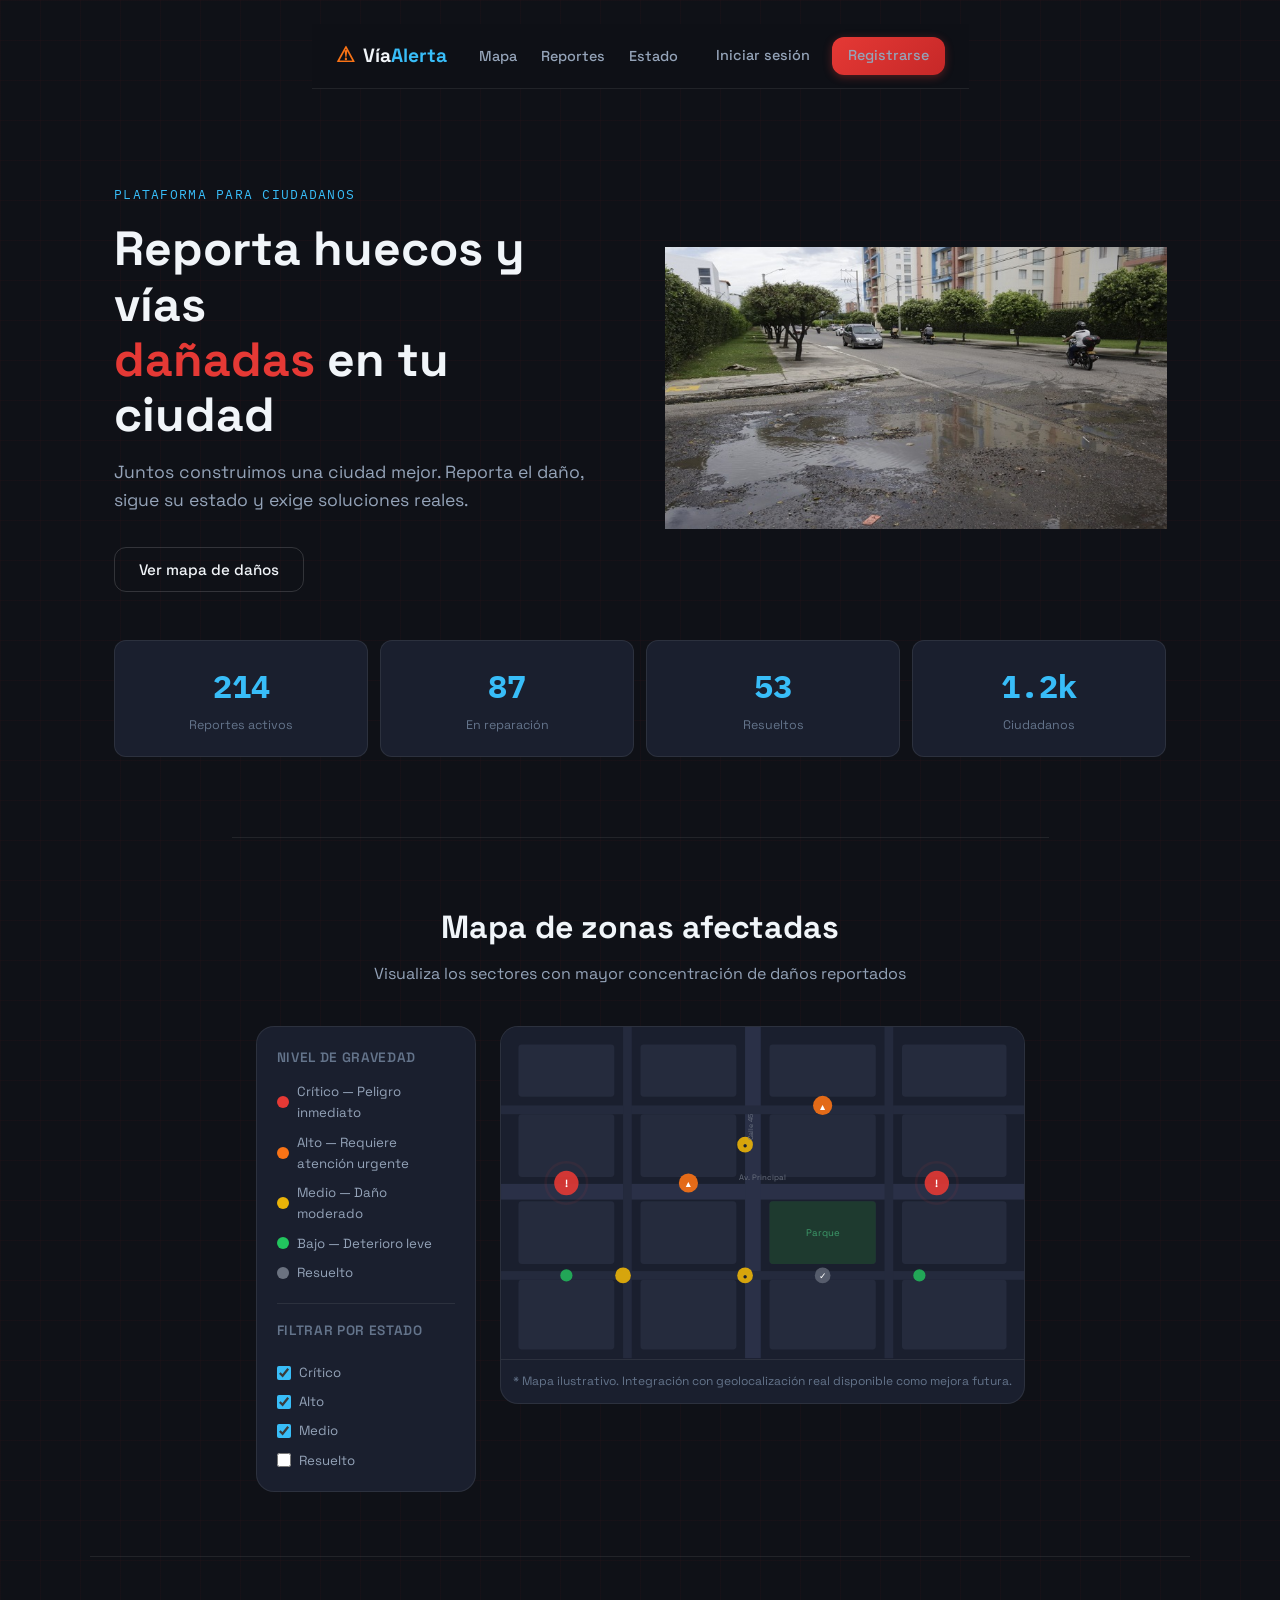
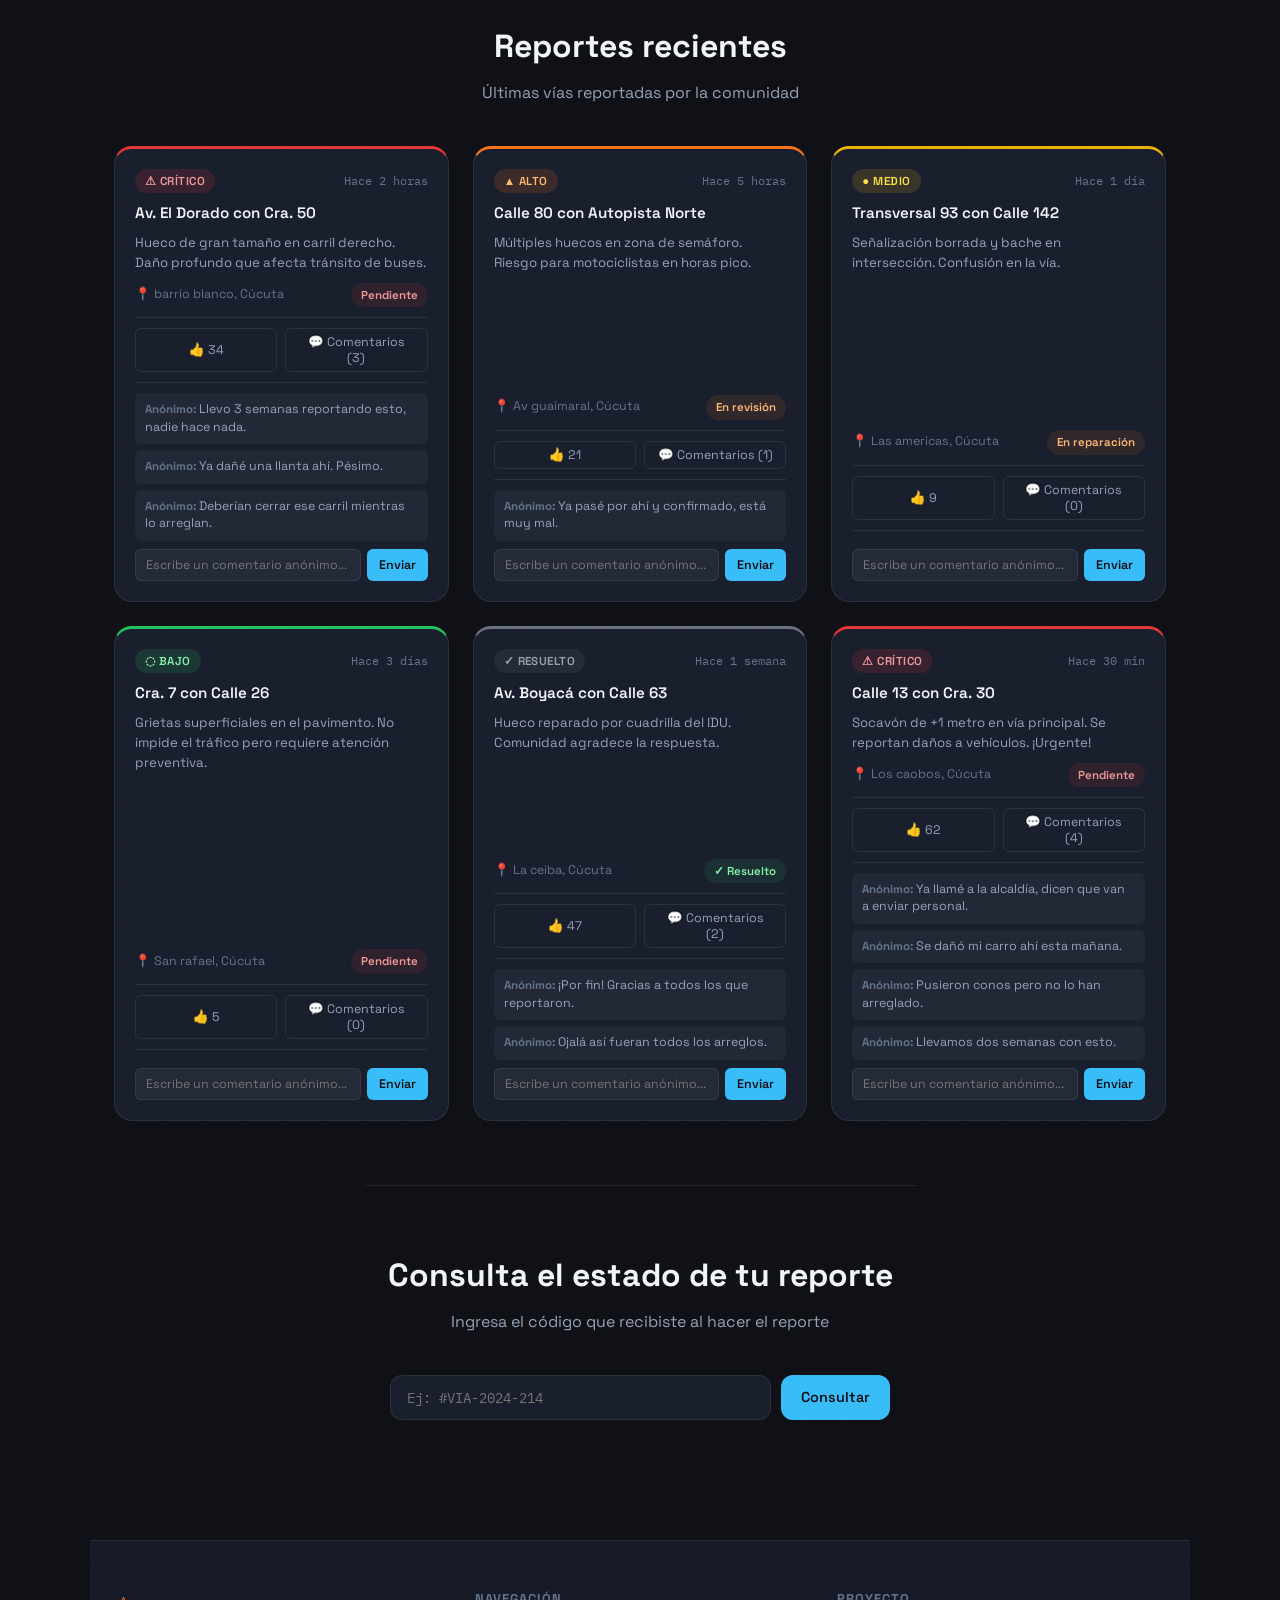
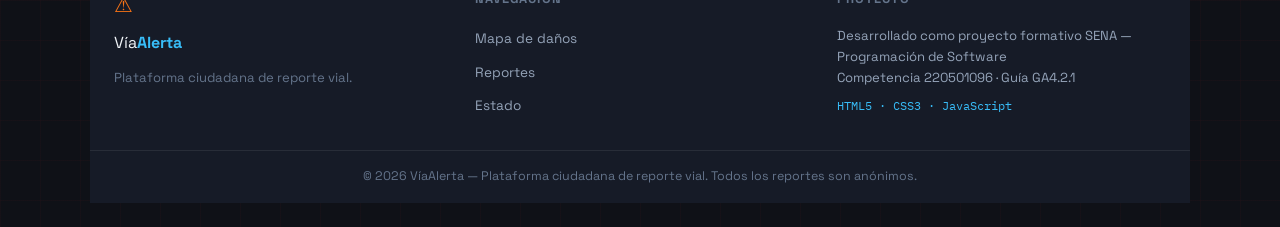
<file: index.html>
<!DOCTYPE html>
<html lang="es">
<head>
  <meta charset="UTF-8" />
  <meta name="viewport" content="width=device-width, initial-scale=1.0" />
  <title>VíaAlerta — Reporte Ciudadano de Vías</title>
  <link rel="stylesheet" href="estilos.css" />
  <link rel="preconnect" href="https://fonts.googleapis.com" />
  <link rel="preconnect" href="https://fonts.gstatic.com" crossorigin />
  <link href="https://fonts.googleapis.com/css2?family=Space+Grotesk:wght@400;500;600;700&family=IBM+Plex+Mono:wght@400;500&display=swap" rel="stylesheet" />
</head>
<body>

  <!-- ENCABEZADO -->
  <header id="site-header">
    <div class="header-inner">
      <div class="logo">
        <span class="logo-icon">⚠</span>
        <span class="logo-text">Vía<strong>Alerta</strong></span>
      </div>
      <nav id="main-nav">
        <ul>
          <li><a href="#mapa">Mapa</a></li>
          <li><a href="#reportes">Reportes</a></li>
          <li><a href="#estado">Estado</a></li>
        </ul>
        <div class="header-auth">
          <a href="inicio_sesion.html" class="btn-login-nav">Iniciar sesión</a>
          <a href="registro_usuario.html" class="btn-register-nav">Registrarse</a>
        </div>
      </nav>
      <button class="menu-toggle" id="menuToggle" aria-label="Abrir menú">&#9776;</button>
    </div>
  </header>

  <!-- HERO -->
  <section id="hero">
    <div class="hero-main">
      <div class="hero-content">
        <p class="hero-label">Plataforma para ciudadanos</p>
        <h1>Reporta huecos y vías<br /><span class="accent">dañadas</span> en tu ciudad</h1>
        <p class="hero-desc">Juntos construimos una ciudad mejor. Reporta el daño, sigue su estado y exige soluciones reales.</p>
        <div class="hero-btns">
          <button class="btn-outline" onclick="document.getElementById('mapa').scrollIntoView({behavior:'smooth'})">Ver mapa de daños</button>
        </div>
      </div>

      <div class="hero-illustration" aria-hidden="true">
        <svg viewBox="0 0 520 420" xmlns="http://www.w3.org/2000/svg">
          <defs>
            <radialGradient id="glow-red" cx="50%" cy="50%" r="50%">
              <stop offset="0%" stop-color="#e53935" stop-opacity="0.25"/>
              <stop offset="100%" stop-color="#e53935" stop-opacity="0"/>
            </radialGradient>
            <radialGradient id="glow-blue" cx="50%" cy="50%" r="50%">
              <stop offset="0%" stop-color="#38bdf8" stop-opacity="0.18"/>
              <stop offset="100%" stop-color="#38bdf8" stop-opacity="0"/>
            </radialGradient>
            <radialGradient id="glow-orange" cx="50%" cy="50%" r="50%">
              <stop offset="0%" stop-color="#f97316" stop-opacity="0.2"/>
              <stop offset="100%" stop-color="#f97316" stop-opacity="0"/>
            </radialGradient>
            <filter id="blur-soft">
              <feGaussianBlur stdDeviation="3"/>
            </filter>
            <filter id="glow-filter">
              <feGaussianBlur stdDeviation="4" result="blur"/>
              <feComposite in="SourceGraphic" in2="blur" operator="over"/>
            </filter>
            <linearGradient id="road-grad" x1="0%" y1="0%" x2="100%" y2="100%">
              <stop offset="0%" stop-color="#1e2436"/>
              <stop offset="100%" stop-color="#252d42"/>
            </linearGradient>
            <linearGradient id="card-grad" x1="0%" y1="0%" x2="0%" y2="100%">
              <stop offset="0%" stop-color="#1e2840"/>
              <stop offset="100%" stop-color="#161b27"/>
            </linearGradient>
            <clipPath id="card-clip">
              <rect x="0" y="0" width="520" height="420" rx="20"/>
            </clipPath>
          </defs>

          <!-- Fondo -->
          <img src="./img/hueco.jpg" alt="Hueco en la vía">
          <rect width="520" height="420" fill="#0f1117" rx="20"/>

          <!-- Ambient glows -->
          <ellipse cx="130" cy="200" rx="180" ry="160" fill="url(#glow-red)" filter="url(#blur-soft)"/>
          <ellipse cx="400" cy="150" rx="140" ry="120" fill="url(#glow-blue)" filter="url(#blur-soft)"/>
          <ellipse cx="380" cy="330" rx="110" ry="90" fill="url(#glow-orange)" filter="url(#blur-soft)"/>

          <!-- Grid lines (city feel) -->
          <g stroke="rgba(255,255,255,0.03)" stroke-width="1">
            <line x1="0" y1="70" x2="520" y2="70"/>
            <line x1="0" y1="140" x2="520" y2="140"/>
            <line x1="0" y1="210" x2="520" y2="210"/>
            <line x1="0" y1="280" x2="520" y2="280"/>
            <line x1="0" y1="350" x2="520" y2="350"/>
            <line x1="87" y1="0" x2="87" y2="420"/>
            <line x1="174" y1="0" x2="174" y2="420"/>
            <line x1="261" y1="0" x2="261" y2="420"/>
            <line x1="348" y1="0" x2="348" y2="420"/>
            <line x1="435" y1="0" x2="435" y2="420"/>
          </g>

          <!-- Main road surface -->
          <polygon points="60,310 460,310 500,390 20,390" fill="url(#road-grad)" stroke="#1e2840" stroke-width="1"/>

          <!-- Road center dashes -->
          <g fill="#2a3550" opacity="0.8">
            <rect x="100" y="345" width="40" height="6" rx="3"/>
            <rect x="180" y="345" width="40" height="6" rx="3"/>
            <rect x="260" y="345" width="40" height="6" rx="3"/>
            <rect x="340" y="345" width="40" height="6" rx="3"/>
          </g>
          <!-- Road edge lines -->
          <line x1="60" y1="310" x2="20" y2="390" stroke="#2a3550" stroke-width="2"/>
          <line x1="460" y1="310" x2="500" y2="390" stroke="#2a3550" stroke-width="2"/>

          <!-- Sidewalk -->
          <polygon points="460,310 500,310 540,390 500,390" fill="#1a2030"/>
          <polygon points="20,390 60,310 20,310" fill="#1a2030"/>

          <!-- Building 1 — left tall -->
          <g>
            <polygon points="30,240 90,220 90,310 30,310" fill="#1a2235"/>
            <polygon points="30,240 90,220 130,240 70,260" fill="#222a3d"/>
            <polygon points="70,260 130,240 130,310 70,310" fill="#1e2840"/>
            <!-- Windows -->
            <g fill="#38bdf8" opacity="0.15">
              <rect x="40" y="250" width="14" height="10" rx="1"/>
              <rect x="60" y="250" width="14" height="10" rx="1"/>
              <rect x="40" y="268" width="14" height="10" rx="1"/>
              <rect x="60" y="268" width="14" height="10" rx="1"/>
              <rect x="40" y="286" width="14" height="10" rx="1"/>
              <rect x="60" y="286" width="14" height="10" rx="1"/>
            </g>
            <g fill="#38bdf8" opacity="0.3">
              <rect x="40" y="250" width="14" height="10" rx="1"/>
              <rect x="60" y="268" width="14" height="10" rx="1"/>
            </g>
          </g>

          <!-- Building 2 — center-left medium -->
          <g>
            <polygon points="140,260 200,245 200,310 140,310" fill="#1c2438"/>
            <polygon points="140,260 200,245 235,260 175,275" fill="#242e45"/>
            <polygon points="175,275 235,260 235,310 175,310" fill="#1e2840"/>
            <g fill="#f97316" opacity="0.12">
              <rect x="150" y="270" width="12" height="9" rx="1"/>
              <rect x="168" y="270" width="12" height="9" rx="1"/>
              <rect x="150" y="285" width="12" height="9" rx="1"/>
              <rect x="168" y="285" width="12" height="9" rx="1"/>
              <rect x="150" y="299" width="12" height="9" rx="1"/>
            </g>
            <g fill="#f97316" opacity="0.4">
              <rect x="168" y="270" width="12" height="9" rx="1"/>
              <rect x="150" y="299" width="12" height="9" rx="1"/>
            </g>
          </g>

          <!-- Building 3 — center tall (landmark) -->
          <g>
            <polygon points="255,190 325,170 325,310 255,310" fill="#1d2540"/>
            <polygon points="255,190 325,170 365,190 295,210" fill="#26304a"/>
            <polygon points="295,210 365,190 365,310 295,310" fill="#1f2a42"/>

            <!-- Many windows -->
            <g fill="#38bdf8" opacity="0.1">
              <rect x="265" y="200" width="14" height="10" rx="1"/>
              <rect x="285" y="200" width="14" height="10" rx="1"/>
              <rect x="305" y="200" width="14" height="10" rx="1"/>
              <rect x="265" y="218" width="14" height="10" rx="1"/>
              <rect x="285" y="218" width="14" height="10" rx="1"/>
              <rect x="305" y="218" width="14" height="10" rx="1"/>
              <rect x="265" y="236" width="14" height="10" rx="1"/>
              <rect x="285" y="236" width="14" height="10" rx="1"/>
              <rect x="305" y="236" width="14" height="10" rx="1"/>
              <rect x="265" y="254" width="14" height="10" rx="1"/>
              <rect x="285" y="254" width="14" height="10" rx="1"/>
              <rect x="305" y="254" width="14" height="10" rx="1"/>
              <rect x="265" y="272" width="14" height="10" rx="1"/>
              <rect x="285" y="272" width="14" height="10" rx="1"/>
              <rect x="265" y="290" width="14" height="10" rx="1"/>
            </g>
            <g fill="#38bdf8" opacity="0.5">
              <rect x="285" y="200" width="14" height="10" rx="1"/>
              <rect x="265" y="236" width="14" height="10" rx="1"/>
              <rect x="305" y="254" width="14" height="10" rx="1"/>
              <rect x="285" y="272" width="14" height="10" rx="1"/>
            </g>

            <!-- Antenna -->
            <line x1="290" y1="150" x2="290" y2="170" stroke="#38bdf8" stroke-width="2" opacity="0.6"/>
            <circle cx="290" cy="148" r="3" fill="#38bdf8" opacity="0.8"/>
            <circle cx="290" cy="148" r="6" fill="none" stroke="#38bdf8" stroke-width="1" opacity="0.3">
              <animate attributeName="r" from="3" to="12" dur="2s" repeatCount="indefinite"/>
              <animate attributeName="opacity" from="0.4" to="0" dur="2s" repeatCount="indefinite"/>
            </circle>
          </g>

          <!-- Building 4 — right medium -->
          <g>
            <polygon points="375,250 430,233 430,310 375,310" fill="#1b2338"/>
            <polygon points="375,250 430,233 462,248 407,265" fill="#232d42"/>
            <polygon points="407,265 462,248 462,310 407,310" fill="#1e2840"/>
            <g fill="#38bdf8" opacity="0.12">
              <rect x="384" y="260" width="12" height="9" rx="1"/>
              <rect x="400" y="260" width="12" height="9" rx="1"/>
              <rect x="384" y="275" width="12" height="9" rx="1"/>
              <rect x="400" y="275" width="12" height="9" rx="1"/>
              <rect x="384" y="290" width="12" height="9" rx="1"/>
              <rect x="400" y="290" width="12" height="9" rx="1"/>
            </g>
            <g fill="#38bdf8" opacity="0.45">
              <rect x="400" y="260" width="12" height="9" rx="1"/>
              <rect x="384" y="290" width="12" height="9" rx="1"/>
            </g>
          </g>

          <!-- Street lamps -->
          <g stroke="#2a3550" stroke-width="2">
            <line x1="155" y1="305" x2="155" y2="360"/>
            <line x1="155" y1="305" x2="168" y2="300"/>
            <circle cx="169" cy="299" r="4" fill="#fef08a" opacity="0.9"/>
            <circle cx="169" cy="299" r="10" fill="#fef08a" opacity="0.1"/>
          </g>
          <g stroke="#2a3550" stroke-width="2">
            <line x1="370" y1="305" x2="375" y2="360"/>
            <line x1="370" y1="305" x2="357" y2="300"/>
            <circle cx="356" cy="299" r="4" fill="#fef08a" opacity="0.9"/>
            <circle cx="356" cy="299" r="10" fill="#fef08a" opacity="0.1"/>
          </g>

          <!-- ===== POTHOLE / DAMAGE on road ===== -->
          <ellipse cx="230" cy="350" rx="22" ry="12" fill="#0a0d14" stroke="#1a2030" stroke-width="1.5"/>
          <ellipse cx="230" cy="350" rx="16" ry="8" fill="#060810"/>

          <!-- Crack lines -->
          <g stroke="#1a2030" stroke-width="1.5" opacity="0.8">
            <line x1="215" y1="343" x2="207" y2="337"/>
            <line x1="245" y1="343" x2="253" y2="338"/>
            <line x1="218" y1="358" x2="210" y2="364"/>
            <line x1="242" y1="358" x2="250" y2="363"/>
          </g>

          <!-- Floating dots decoration -->
          <g fill="#38bdf8" opacity="0.4">
            <circle cx="490" cy="180" r="2"/>
            <circle cx="502" cy="170" r="1.5"/>
            <circle cx="478" cy="190" r="1"/>
          </g>
          <g fill="#e53935" opacity="0.35">
            <circle cx="15" cy="180" r="2"/>
            <circle cx="8" cy="168" r="1.5"/>
          </g>

          <!-- Bottom fade overlay -->
          <defs>
            <linearGradient id="fade-bottom" x1="0" y1="0" x2="0" y2="1">
              <stop offset="0%" stop-color="#0f1117" stop-opacity="0"/>
              <stop offset="100%" stop-color="#0f1117" stop-opacity="0.5"/>
            </linearGradient>
          </defs>
          <rect width="520" height="420" fill="url(#fade-bottom)" rx="20"/>
        </svg>
      </div>
    </div>

    <div class="hero-stats">
      <div class="stat-card">
        <span class="stat-num">214</span>
        <span class="stat-label">Reportes activos</span>
      </div>
      <div class="stat-card">
        <span class="stat-num">87</span>
        <span class="stat-label">En reparación</span>
      </div>
      <div class="stat-card">
        <span class="stat-num">53</span>
        <span class="stat-label">Resueltos</span>
      </div>
      <div class="stat-card">
        <span class="stat-num">1.2k</span>
        <span class="stat-label">Ciudadanos</span>
      </div>
    </div>
  </section>
  <section id="mapa">
    <div class="section-header">
      <h2>Mapa de zonas afectadas</h2>
      <p>Visualiza los sectores con mayor concentración de daños reportados</p>
    </div>
    <div class="mapa-container">
      <div class="mapa-leyenda">
        <h3>Nivel de gravedad</h3>
        <ul>
          <li><span class="dot dot-critica"></span> Crítico — Peligro inmediato</li>
          <li><span class="dot dot-alta"></span> Alto — Requiere atención urgente</li>
          <li><span class="dot dot-media"></span> Medio — Daño moderado</li>
          <li><span class="dot dot-baja"></span> Bajo — Deterioro leve</li>
          <li><span class="dot dot-resuelto"></span> Resuelto</li>
        </ul>
        <div class="mapa-filtros">
          <h3>Filtrar por estado</h3>
          <label><input type="checkbox" checked /> Crítico</label>
          <label><input type="checkbox" checked /> Alto</label>
          <label><input type="checkbox" checked /> Medio</label>
          <label><input type="checkbox" /> Resuelto</label>
        </div>
      </div>
      <div class="mapa-ilustrado">
        <svg viewBox="0 0 600 380" xmlns="htktp://www.w3.org/2000/svg" role="img" aria-label="Mapa ilustrado de zonas dañadas">
          <!-- Fondo ciudad -->
          <rect width="600" height="380" fill="#1a1f2e" rx="12"/>
          <!-- Calles principales -->
          <rect x="0" y="180" width="600" height="18" fill="#2a3047" />
          <rect x="280" y="0" width="18" height="380" fill="#2a3047" />
          <rect x="0" y="90" width="600" height="10" fill="#242a3d" />
          <rect x="0" y="280" width="600" height="10" fill="#242a3d" />
          <rect x="140" y="0" width="10" height="380" fill="#242a3d" />
          <rect x="440" y="0" width="10" height="380" fill="#242a3d" />
          <!-- Bloques edificios -->
          <rect x="20" y="20" width="110" height="60" fill="#252b3d" rx="4"/>
          <rect x="20" y="100" width="110" height="72" fill="#252b3d" rx="4"/>
          <rect x="160" y="20" width="110" height="60" fill="#252b3d" rx="4"/>
          <rect x="160" y="100" width="110" height="72" fill="#252b3d" rx="4"/>
          <rect x="308" y="20" width="122" height="60" fill="#252b3d" rx="4"/>
          <rect x="308" y="100" width="122" height="72" fill="#252b3d" rx="4"/>
          <rect x="460" y="20" width="120" height="60" fill="#252b3d" rx="4"/>
          <rect x="460" y="100" width="120" height="72" fill="#252b3d" rx="4"/>
          <rect x="20" y="200" width="110" height="72" fill="#252b3d" rx="4"/>
          <rect x="20" y="290" width="110" height="80" fill="#252b3d" rx="4"/>
          <rect x="160" y="200" width="110" height="72" fill="#252b3d" rx="4"/>
          <rect x="160" y="290" width="110" height="80" fill="#252b3d" rx="4"/>
          <rect x="308" y="200" width="122" height="72" fill="#252b3d" rx="4"/>
          <rect x="308" y="290" width="122" height="80" fill="#252b3d" rx="4"/>
          <rect x="460" y="200" width="120" height="72" fill="#252b3d" rx="4"/>
          <rect x="460" y="290" width="120" height="80" fill="#252b3d" rx="4"/>
          <!-- Parque central -->
          <rect x="308" y="200" width="122" height="72" fill="#1e3a2f" rx="4"/>
          <text x="369" y="240" font-size="11" fill="#3d9b6a" text-anchor="middle">Parque</text>

          <!-- MARCADORES DE DAÑO -->
          <!-- Crítico -->
          <circle cx="75" cy="179" r="14" fill="#e53935" opacity="0.9"/>
          <text x="75" y="184" font-size="12" fill="white" text-anchor="middle" font-weight="bold">!</text>
          <circle cx="75" cy="179" r="14" fill="none" stroke="#e53935" stroke-width="3" opacity="0.4">
            <animate attributeName="r" from="14" to="26" dur="2s" repeatCount="indefinite"/>
            <animate attributeName="opacity" from="0.4" to="0" dur="2s" repeatCount="indefinite"/>
          </circle>

          <circle cx="500" cy="179" r="14" fill="#e53935" opacity="0.9"/>
          <text x="500" y="184" font-size="12" fill="white" text-anchor="middle" font-weight="bold">!</text>
          <circle cx="500" cy="179" r="14" fill="none" stroke="#e53935" stroke-width="3" opacity="0.4">
            <animate attributeName="r" from="14" to="26" dur="2s" repeatCount="indefinite"/>
            <animate attributeName="opacity" from="0.4" to="0" dur="2s" repeatCount="indefinite"/>
          </circle>

          <!-- Alto -->
          <circle cx="215" cy="179" r="11" fill="#f97316" opacity="0.9"/>
          <text x="215" y="184" font-size="10" fill="white" text-anchor="middle">▲</text>

          <circle cx="369" cy="90" r="11" fill="#f97316" opacity="0.9"/>
          <text x="369" y="95" font-size="10" fill="white" text-anchor="middle">▲</text>

          <!-- Medio -->
          <circle cx="280" cy="135" r="9" fill="#eab308" opacity="0.9"/>
          <text x="280" y="139" font-size="9" fill="#1a1f2e" text-anchor="middle">●</text>

          <circle cx="280" cy="285" r="9" fill="#eab308" opacity="0.9"/>
          <text x="280" y="289" font-size="9" fill="#1a1f2e" text-anchor="middle">●</text>

          <circle cx="140" cy="285" r="9" fill="#eab308" opacity="0.9"/>

          <!-- Bajo -->
          <circle cx="480" cy="285" r="7" fill="#22c55e" opacity="0.8"/>
          <circle cx="75" cy="285" r="7" fill="#22c55e" opacity="0.8"/>

          <!-- Resuelto -->
          <circle cx="369" cy="285" r="9" fill="#6b7280" opacity="0.7"/>
          <text x="369" y="289" font-size="10" fill="white" text-anchor="middle">✓</text>

          <!-- Etiquetas calles -->
          <text x="300" y="176" font-size="9" fill="#6b7280" text-anchor="middle">Av. Principal</text>
          <text x="289" y="130" font-size="8" fill="#6b7280" text-anchor="start" transform="rotate(-90, 289, 130)">Calle 45</text>
        </svg>
        <p class="mapa-nota">* Mapa ilustrativo. Integración con geolocalización real disponible como mejora futura.</p>
      </div>
    </div>
  </section>

  <!-- REPORTES RECIENTES -->
  <section id="reportes">
    <div class="section-header">
      <h2>Reportes recientes</h2>
      <p>Últimas vías reportadas por la comunidad</p>
    </div>
    <div class="reportes-grid">

      <article class="reporte-card gravedad-critica">
        <div class="card-header">
          <span class="badge badge-critica">⚠ Crítico</span>
          <span class="card-fecha">Hace 2 horas</span>
        </div>
        <h3>Av. El Dorado con Cra. 50</h3>
        <p class="card-desc">Hueco de gran tamaño en carril derecho. Daño profundo que afecta tránsito de buses.</p>
        <div class="card-meta">
          <span>📍 barrio blanco, Cúcuta</span>
          <span class="estado estado-pendiente">Pendiente</span>
        </div>
        <div class="card-acciones">
          <button class="btn-like" onclick="likeReporte(this)">👍 <span>34</span></button>
          <button class="btn-comentar" onclick="toggleComentarios(this)">💬 Comentarios (3)</button>
        </div>
        <div class="comentarios-box" hidden>
          <div class="comentario-lista">
            <div class="comentario"><strong>Anónimo:</strong> Llevo 3 semanas reportando esto, nadie hace nada.</div>
            <div class="comentario"><strong>Anónimo:</strong> Ya dañé una llanta ahí. Pésimo.</div>
            <div class="comentario"><strong>Anónimo:</strong> Deberían cerrar ese carril mientras lo arreglan.</div>
          </div>
          <div class="comentario-input">
            <input type="text" placeholder="Escribe un comentario anónimo..." id="com-1" />
            <button onclick="enviarComentario('com-1', this.parentElement.previousElementSibling)">Enviar</button>
          </div>
        </div>
      </article>

      <article class="reporte-card gravedad-alta">
        <div class="card-header">
          <span class="badge badge-alta">▲ Alto</span>
          <span class="card-fecha">Hace 5 horas</span>
        </div>
        <h3>Calle 80 con Autopista Norte</h3>
        <p class="card-desc">Múltiples huecos en zona de semáforo. Riesgo para motociclistas en horas pico.</p>
        <div class="card-meta">
          <span>📍 Av guaimaral, Cúcuta</span>
          <span class="estado estado-revision">En revisión</span>
        </div>
        <div class="card-acciones">
          <button class="btn-like" onclick="likeReporte(this)">👍 <span>21</span></button>
          <button class="btn-comentar" onclick="toggleComentarios(this)">💬 Comentarios (1)</button>
        </div>
        <div class="comentarios-box" hidden>
          <div class="comentario-lista">
            <div class="comentario"><strong>Anónimo:</strong> Ya pasé por ahí y confirmado, está muy mal.</div>
          </div>
          <div class="comentario-input">
            <input type="text" placeholder="Escribe un comentario anónimo..." id="com-2" />
            <button onclick="enviarComentario('com-2', this.parentElement.previousElementSibling)">Enviar</button>
          </div>
        </div>
      </article>

      <article class="reporte-card gravedad-media">
        <div class="card-header">
          <span class="badge badge-media">● Medio</span>
          <span class="card-fecha">Hace 1 día</span>
        </div>
        <h3>Transversal 93 con Calle 142</h3>
        <p class="card-desc">Señalización borrada y bache en intersección. Confusión en la vía.</p>
        <div class="card-meta">
          <span>📍 Las americas, Cúcuta</span>
          <span class="estado estado-revision">En reparación</span>
        </div>
        <div class="card-acciones">
          <button class="btn-like" onclick="likeReporte(this)">👍 <span>9</span></button>
          <button class="btn-comentar" onclick="toggleComentarios(this)">💬 Comentarios (0)</button>
        </div>
        <div class="comentarios-box" hidden>
          <div class="comentario-lista"></div>
          <div class="comentario-input">
            <input type="text" placeholder="Escribe un comentario anónimo..." id="com-3" />
            <button onclick="enviarComentario('com-3', this.parentElement.previousElementSibling)">Enviar</button>
          </div>
        </div>
      </article>

      <article class="reporte-card gravedad-baja">
        <div class="card-header">
          <span class="badge badge-baja">◌ Bajo</span>
          <span class="card-fecha">Hace 3 días</span>
        </div>
        <h3>Cra. 7 con Calle 26</h3>
        <p class="card-desc">Grietas superficiales en el pavimento. No impide el tráfico pero requiere atención preventiva.</p>
        <div class="card-meta">
          <span>📍 San rafael, Cúcuta</span>
          <span class="estado estado-pendiente">Pendiente</span>
        </div>
        <div class="card-acciones">
          <button class="btn-like" onclick="likeReporte(this)">👍 <span>5</span></button>
          <button class="btn-comentar" onclick="toggleComentarios(this)">💬 Comentarios (0)</button>
        </div>
        <div class="comentarios-box" hidden>
          <div class="comentario-lista"></div>
          <div class="comentario-input">
            <input type="text" placeholder="Escribe un comentario anónimo..." id="com-4" />
            <button onclick="enviarComentario('com-4', this.parentElement.previousElementSibling)">Enviar</button>
          </div>
        </div>
      </article>

      <article class="reporte-card gravedad-resuelto">
        <div class="card-header">
          <span class="badge badge-resuelto">✓ Resuelto</span>
          <span class="card-fecha">Hace 1 semana</span>
        </div>
        <h3>Av. Boyacá con Calle 63</h3>
        <p class="card-desc">Hueco reparado por cuadrilla del IDU. Comunidad agradece la respuesta.</p>
        <div class="card-meta">
          <span>📍 La ceiba, Cúcuta</span>
          <span class="estado estado-resuelto">✓ Resuelto</span>
        </div>
        <div class="card-acciones">
          <button class="btn-like" onclick="likeReporte(this)">👍 <span>47</span></button>
          <button class="btn-comentar" onclick="toggleComentarios(this)">💬 Comentarios (2)</button>
        </div>
        <div class="comentarios-box" hidden>
          <div class="comentario-lista">
            <div class="comentario"><strong>Anónimo:</strong> ¡Por fin! Gracias a todos los que reportaron.</div>
            <div class="comentario"><strong>Anónimo:</strong> Ojalá así fueran todos los arreglos.</div>
          </div>
          <div class="comentario-input">
            <input type="text" placeholder="Escribe un comentario anónimo..." id="com-5" />
            <button onclick="enviarComentario('com-5', this.parentElement.previousElementSibling)">Enviar</button>
          </div>
        </div>
      </article>

      <article class="reporte-card gravedad-critica">
        <div class="card-header">
          <span class="badge badge-critica">⚠ Crítico</span>
          <span class="card-fecha">Hace 30 min</span>
        </div>
        <h3>Calle 13 con Cra. 30</h3>
        <p class="card-desc">Socavón de +1 metro en vía principal. Se reportan daños a vehículos. ¡Urgente!</p>
        <div class="card-meta">
          <span>📍 Los caobos, Cúcuta</span>
          <span class="estado estado-pendiente">Pendiente</span>
        </div>
        <div class="card-acciones">
          <button class="btn-like" onclick="likeReporte(this)">👍 <span>62</span></button>
          <button class="btn-comentar" onclick="toggleComentarios(this)">💬 Comentarios (4)</button>
        </div>
        <div class="comentarios-box" hidden>
          <div class="comentario-lista">
            <div class="comentario"><strong>Anónimo:</strong> Ya llamé a la alcaldía, dicen que van a enviar personal.</div>
            <div class="comentario"><strong>Anónimo:</strong> Se dañó mi carro ahí esta mañana.</div>
            <div class="comentario"><strong>Anónimo:</strong> Pusieron conos pero no lo han arreglado.</div>
            <div class="comentario"><strong>Anónimo:</strong> Llevamos dos semanas con esto.</div>
          </div>
          <div class="comentario-input">
            <input type="text" placeholder="Escribe un comentario anónimo..." id="com-6" />
            <button onclick="enviarComentario('com-6', this.parentElement.previousElementSibling)">Enviar</button>
          </div>
        </div>
      </article>

    </div>
  </section>

  <!-- ESTADO DE REPORTES -->
  <section id="estado">
    <div class="section-header">
      <h2>Consulta el estado de tu reporte</h2>
      <p>Ingresa el código que recibiste al hacer el reporte</p>
    </div>
    <div class="estado-container">
      <div class="estado-buscador">
        <input type="text" id="codigo-busqueda" placeholder="Ej: #VIA-2024-214" />
        <button onclick="buscarEstado()">Consultar</button>
      </div>
      <div id="estado-resultado" class="estado-resultado" hidden>
        <div class="estado-timeline">
          <h3>Reporte <span id="codigo-resultado"></span></h3>
          <div class="timeline">
            <div class="timeline-item completado">
              <div class="timeline-dot"></div>
              <div class="timeline-content">
                <strong>Recibido</strong>
                <span>Tu reporte fue registrado exitosamente</span>
              </div>
            </div>
            <div class="timeline-item completado">
              <div class="timeline-dot"></div>
              <div class="timeline-content">
                <strong>En revisión</strong>
                <span>La entidad competente ha recibido el reporte</span>
              </div>
            </div>
            <div class="timeline-item activo">
              <div class="timeline-dot"></div>
              <div class="timeline-content">
                <strong>Programado</strong>
                <span>Se asignó cuadrilla de reparación</span>
              </div>
            </div>
            <div class="timeline-item pendiente">
              <div class="timeline-dot"></div>
              <div class="timeline-content">
                <strong>Resuelto</strong>
                <span>Pendiente</span>
              </div>
            </div>
          </div>
        </div>
      </div>
    </div>
  </section>

  <!-- FOOTER -->
  <footer id="site-footer">
    <div class="footer-inner">
      <div class="footer-brand">
        <span class="logo-icon">⚠</span>
        <span class="logo-text">Vía<strong>Alerta</strong></span>
        <p>Plataforma ciudadana de reporte vial.</p>
      </div>
      <nav class="footer-nav">
        <h4>Navegación</h4>
        <ul>
          <li><a href="#mapa">Mapa de daños</a></li>
          <li><a href="#reportes">Reportes</a></li>
          <li><a href="#estado">Estado</a></li>
        </ul>
      </nav>
      <div class="footer-info">
        <h4>Proyecto</h4>
        <p>Desarrollado como proyecto formativo SENA — Programación de Software</p>
        <p>Competencia 220501096 · Guía GA4.2.1</p>
        <p class="footer-tecno">HTML5 · CSS3 · JavaScript</p>
      </div>
    </div>
    <div class="footer-bottom">
      <p>© 2026 VíaAlerta — Plataforma ciudadana de reporte vial. Todos los reportes son anónimos.</p>
    </div>
  </footer>
<script src="javascript.js"></script>
</body>
</html>
</file>
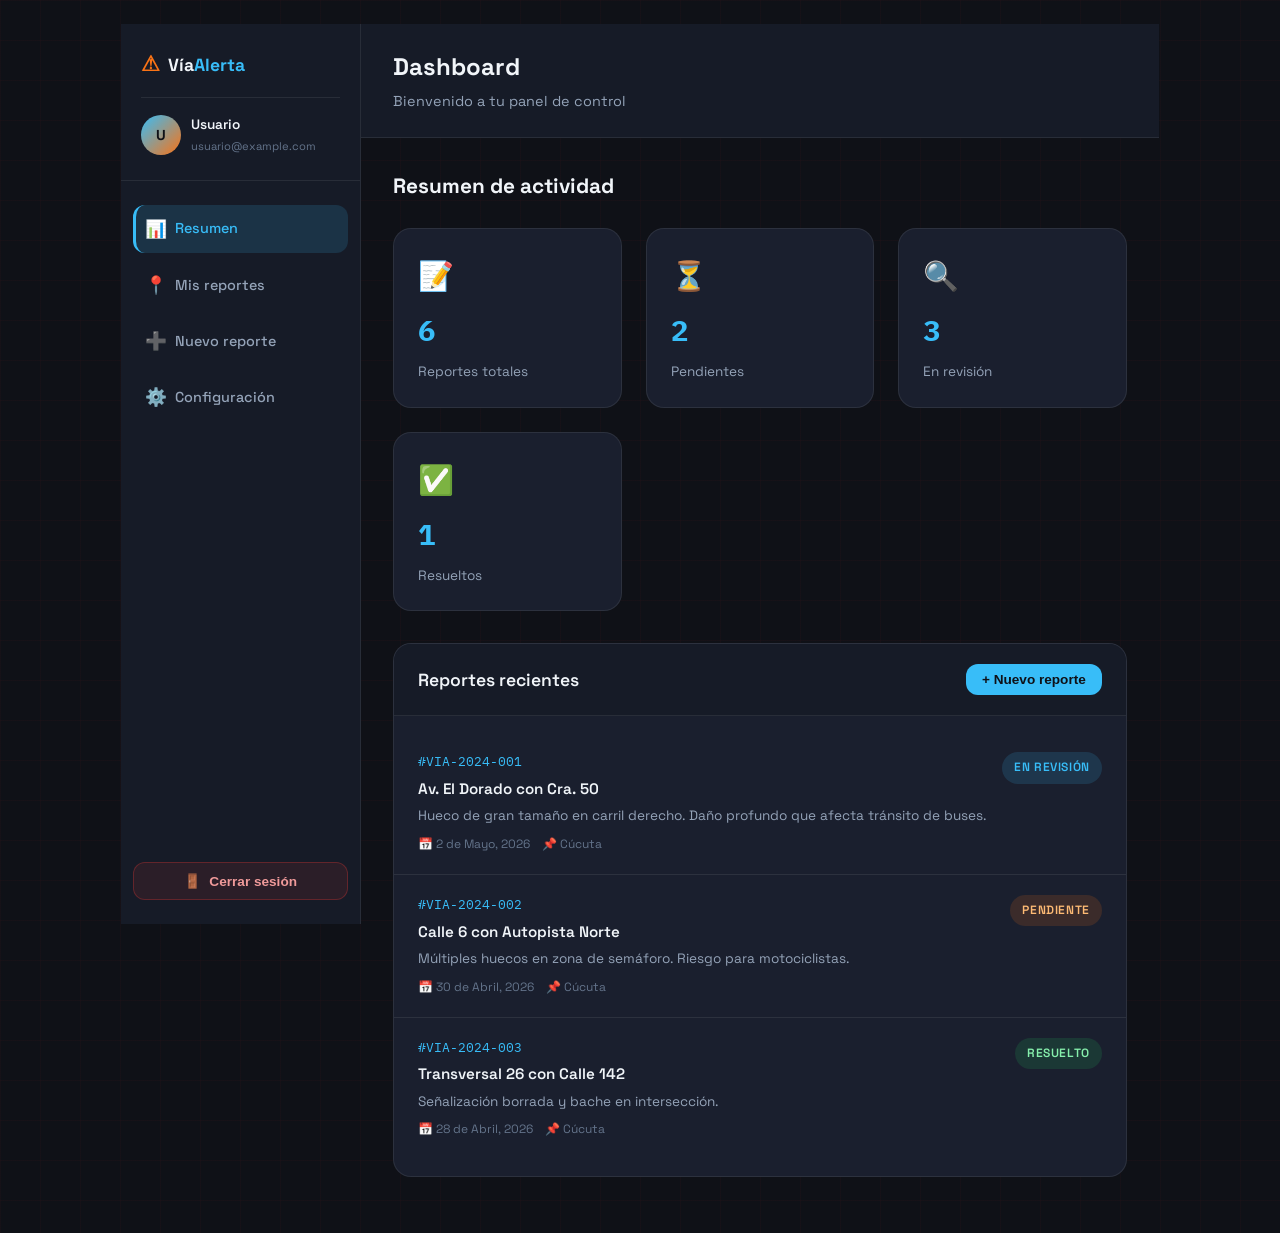
<file: dashboard.html>
<!DOCTYPE html>
<html lang="es">
<head>
  <meta charset="UTF-8" />
  <meta name="viewport" content="width=device-width, initial-scale=1.0" />
  <title>Dashboard — VíaAlerta</title>
  <link rel="preconnect" href="https://fonts.googleapis.com" />
  <link rel="preconnect" href="https://fonts.gstatic.com" crossorigin />
  <link href="https://fonts.googleapis.com/css2?family=Space+Grotesk:wght@400;500;600;700&family=IBM+Plex+Mono:wght@400;500&display=swap" rel="stylesheet" />
  <link rel="stylesheet" href="estilos.css" />
  
</head>
<body>
  <div class="dashboard-container">
    <!-- barra lateral -->
    <aside class="dashboard-sidebar">
      <div class="sidebar-header">
        <div class="sidebar-logo">
          <span class="sidebar-logo-icon">⚠</span>
          <span>Vía<strong>Alerta</strong></span>
        </div>
        <div class="sidebar-user">
          <div class="sidebar-user-avatar" id="userAvatar">J</div>
          <div class="sidebar-user-info">
            <div class="sidebar-user-name" id="userName">Juan Martínez</div>
            <div class="sidebar-user-email" id="userEmail">juan@example.com</div>
          </div>
        </div>
      </div>

      <nav class="sidebar-nav">
        <a href="#" class="sidebar-nav-item active" data-view="resumen" onclick="switchView('resumen', event)">
          <span class="sidebar-nav-item-icon">📊</span>
          Resumen
        </a>
        <a href="#" class="sidebar-nav-item" data-view="reportes" onclick="switchView('reportes', event)">
          <span class="sidebar-nav-item-icon">📍</span>
          Mis reportes
        </a>
        <a href="#" class="sidebar-nav-item" data-view="nuevo" onclick="switchView('nuevo', event)">
          <span class="sidebar-nav-item-icon">➕</span>
          Nuevo reporte
        </a>
        <a href="#" class="sidebar-nav-item" data-view="configuracion" onclick="switchView('configuracion', event)">
          <span class="sidebar-nav-item-icon">⚙️</span>
          Configuración
        </a>
      </nav>

      <div class="sidebar-footer">
        <button class="btn-logout" onclick="logout()">
          <span>🚪</span>
          Cerrar sesión
        </button>
      </div>
    </aside>

    <!-- Contenido principal -->
    <main class="dashboard-main">
      <!-- Dashboard header -->
      <div class="dashboard-header">
        <div>
          <div class="dashboard-title">Dashboard</div>
          <div class="dashboard-subtitle" id="subtitleSection">Bienvenido a tu panel de control</div>
        </div>
        <button id="menuToggle" class="menu-toggle-btn" title="Alternar menú">☰</button>
      </div>

      <!-- contenido cuadro de mando -->
      <div class="dashboard-content">
        <!-- Resumen vista -->
        <div id="view-resumen" class="view-section">
          <h2 style="margin-bottom: 1.5rem; font-size: 1.3rem;">Resumen de actividad</h2>

          <div class="stats-grid">
            <div class="stat-box">
              <div class="stat-box-icon">📝</div>
              <div class="stat-box-value" id="statsTotal">6</div>
              <div class="stat-box-label">Reportes totales</div>
            </div>
            <div class="stat-box">
              <div class="stat-box-icon">⏳</div>
              <div class="stat-box-value" id="statsPendientes">2</div>
              <div class="stat-box-label">Pendientes</div>
            </div>
            <div class="stat-box">
              <div class="stat-box-icon">🔍</div>
              <div class="stat-box-value" id="statsRevision">3</div>
              <div class="stat-box-label">En revisión</div>
            </div>
            <div class="stat-box">
              <div class="stat-box-icon">✅</div>
              <div class="stat-box-value" id="statsResueltos">1</div>
              <div class="stat-box-label">Resueltos</div>
            </div>
          </div>

          <div class="reports-section">
            <div class="section-header-bar">
              <h3>Reportes recientes</h3>
              <button class="btn-new-report" onclick="switchView('nuevo')">+ Nuevo reporte</button>
            </div>
            <div class="reports-list" id="recentReports">
              <div class="report-item">
                <div class="report-info">
                  <div class="report-id">#VIA-2024-001</div>
                  <div class="report-location">Av. El Dorado con Cra. 50</div>
                  <div class="report-description">Hueco de gran tamaño en carril derecho. Daño profundo que afecta tránsito de buses.</div>
                  <div class="report-meta">
                    <span>📅 2 de Mayo, 2026</span>
                    <span>📌 Cúcuta</span>
                  </div>
                </div>
                <div class="report-status">
                  <span class="status-badge status-revision">En revisión</span>
                </div>
              </div>

              <div class="report-item">
                <div class="report-info">
                  <div class="report-id">#VIA-2024-002</div>
                  <div class="report-location">Calle 6 con Autopista Norte</div>
                  <div class="report-description">Múltiples huecos en zona de semáforo. Riesgo para motociclistas.</div>
                  <div class="report-meta">
                    <span>📅 30 de Abril, 2026</span>
                    <span>📌 Cúcuta</span>
                  </div>
                </div>
                <div class="report-status">
                  <span class="status-badge status-pendiente">Pendiente</span>
                </div>
              </div>

              <div class="report-item">
                <div class="report-info">
                  <div class="report-id">#VIA-2024-003</div>
                  <div class="report-location">Transversal 26 con Calle 142</div>
                  <div class="report-description">Señalización borrada y bache en intersección.</div>
                  <div class="report-meta">
                    <span>📅 28 de Abril, 2026</span>
                    <span>📌 Cúcuta</span>
                  </div>
                </div>
                <div class="report-status">
                  <span class="status-badge status-resuelto">Resuelto</span>
                </div>
              </div>
            </div>
          </div>
        </div>

        <!-- Reportes Vista -->
        <div id="view-reportes" class="view-section" style="display: none;">
          <h2 style="margin-bottom: 1.5rem; font-size: 1.3rem;">Mis reportes</h2>
          <div class="reports-section">
            <div class="section-header-bar">
              <h3>Todos tus reportes</h3>
              <button class="btn-new-report" onclick="switchView('nuevo')">+ Nuevo reporte</button>
            </div>
            <div class="reports-list" id="allReports">
              <!-- Reports loaded dynamically -->
            </div>
          </div>
        </div>

        <!-- Nuevo reporte Vista -->
        <div id="view-nuevo" class="view-section" style="display: none;">
          <h2 style="margin-bottom: 1.5rem; font-size: 1.3rem;">Crear nuevo reporte</h2>
          <div class="form-container">
            <div class="form-card">
              <div id="form-success" class="form-success" hidden>
                <span class="success-icon">✓</span>
                <h3>¡Reporte enviado!</h3>
                <p>Gracias por contribuir. Tu reporte ha sido registrado con el código <strong id="codigo-reporte">#VIA-2024-XXX</strong>.</p>
                <button onclick="resetForm()">Hacer otro reporte</button>
              </div>

              <form id="reporte-form" onsubmit="enviarReporte(event)" novalidate>
                <div class="form-grid">
                  <div class="form-group full-width">
                    <label for="direccion">Dirección del daño *</label>
                    <input type="text" id="direccion" name="direccion" placeholder="Ej: Calle 10 con #3 , Cúcuta" required />
                    <span class="form-hint">Sé lo más específico posible (barrio, referencia cercana)</span>
                  </div>

                  <div class="form-group">
                    <label for="localidad">Localidad / Municipio *</label>
                    <select id="localidad" name="localidad" required onchange="actualizarSectores()">
                      <option value="">Selecciona una comuna...</option>
                      <option value="comuna-1">Comuna 1 - Barrio Blanco</option>
                      <option value="comuna-2">Comuna 2 - El Taylorismo</option>
                      <option value="comuna-3">Comuna 3 - Las Américas</option>
                      <option value="comuna-4">Comuna 4 - Los Andes</option>
                      <option value="comuna-5">Comuna 5 - Antonia Santos</option>
                      <option value="comuna-6">Comuna 6 - San Fernando</option>
                      <option value="comuna-7">Comuna 7 - Los Caobos</option>
                      <option value="comuna-8">Comuna 8 - Av. Guaimaral</option>
                      <option value="comuna-9">Comuna 9 - Centro</option>
                      <option value="comuna-10">Comuna 10 - Juan Atalaya</option>
                    </select>
                  </div>

                  <div class="form-group" id="sector-group" style="display:none;">
                    <label for="sector">Sector de la Comuna *</label>
                    <select id="sector" name="sector">
                      <option value="">Selecciona un sector...</option>
                    </select>
                  </div>

                  <div class="form-group">
                    <label for="tipo-dano">Tipo de daño *</label>
                    <select id="tipo-dano" name="tipo-dano" required>
                      <option value="">Selecciona...</option>
                      <option>Hueco / bache</option>
                      <option>Socavón</option>
                      <option>Grietas en pavimento</option>
                      <option>Señalización borrada</option>
                      <option>Señal de tránsito caída</option>
                      <option>Hundimiento de vía</option>
                      <option>Daño en andén / bordillo</option>
                      <option>Otro</option>
                    </select>
                  </div>

                  <div class="form-group full-width">
                    <label>Nivel de gravedad *</label>
                    <div class="gravedad-selector">
                      <label class="gravedad-opcion critica">
                        <input type="radio" name="gravedad" value="critica" required />
                        <span class="gravedad-label">⚠ Crítico</span>
                        <span class="gravedad-desc">Peligro inmediato, daños a vehículos</span>
                      </label>
                      <label class="gravedad-opcion alta">
                        <input type="radio" name="gravedad" value="alta" />
                        <span class="gravedad-label">▲ Alto</span>
                        <span class="gravedad-desc">Requiere atención urgente</span>
                      </label>
                      <label class="gravedad-opcion media">
                        <input type="radio" name="gravedad" value="media" />
                        <span class="gravedad-label">● Medio</span>
                        <span class="gravedad-desc">Daño moderado, molesto</span>
                      </label>
                      <label class="gravedad-opcion baja">
                        <input type="radio" name="gravedad" value="baja" />
                        <span class="gravedad-label">◌ Bajo</span>
                        <span class="gravedad-desc">Deterioro leve, preventivo</span>
                      </label>
                    </div>
                  </div>

                  <div class="form-group full-width">
                    <label for="descripcion">Descripción del daño *</label>
                    <textarea id="descripcion" name="descripcion" rows="4" placeholder="Describe el daño con detalle: tamaño aproximado, cuánto tiempo lleva así, si ha causado accidentes..." required></textarea>
                  </div>

                  <div class="form-group">
                    <label for="foto">Foto del daño (opcional)</label>
                    <div class="file-upload" onclick="document.getElementById('foto').click()">
                      <span>📷 Toca para adjuntar foto</span>
                      <span class="file-hint">JPG, PNG — máx. 5MB</span>
                    </div>
                    <input type="file" id="foto" name="foto" accept="image/*" style="display:none" onchange="mostrarFoto(this)" />
                    <div id="preview-foto" class="foto-preview" hidden></div>
                  </div>

                  <div class="form-group">
                    <label for="horario">¿Cuándo es más peligroso?</label>
                    <select id="horario" name="horario">
                      <option value="">Selecciona...</option>
                      <option>Todo el día</option>
                      <option>Horas pico (mañana/tarde)</option>
                      <option>Noche (falta iluminación)</option>
                      <option>Lluvia (se inunda)</option>
                    </select>
                  </div>

                  <div class="form-group full-width aviso-anonimo">
                    <span>🔒 Tu reporte es completamente anónimo. No se almacenan datos personales.</span>
                  </div>
                </div>

                <div class="form-actions">
                  <button type="reset" class="btn-outline">Limpiar</button>
                  <button type="submit" class="btn-primary">Enviar reporte →</button>
                </div>
              </form>
            </div>
          </div>
        </div>

        <!-- Configuración Vista -->
        <div id="view-configuracion" class="view-section" style="display: none;">
          <h2 style="margin-bottom: 1.5rem; font-size: 1.3rem;">Configuración</h2>
          <div style="background: var(--bg-card); border: 1px solid var(--border); border-radius: var(--radius-lg); padding: 2rem; max-width: 600px;">
            <h3 style="margin-bottom: 1rem; font-size: 1rem;">Información de cuenta</h3>
            <div style="display: flex; flex-direction: column; gap: 1rem; margin-bottom: 2rem;">
              <div>
                <label style="display: block; font-size: 0.85rem; color: var(--text-secondary); margin-bottom: 0.5rem;">Nombre</label>
                <input type="text" id="configName" value="Juan Martínez" style="width: 100%; padding: 10px; background: var(--bg-surface); border: 1px solid var(--border); border-radius: var(--radius-md); color: var(--text-primary); font-family: var(--font-main);" />
              </div>
              <div>
                <label style="display: block; font-size: 0.85rem; color: var(--text-secondary); margin-bottom: 0.5rem;">Correo electrónico</label>
                <input type="email" id="configEmail" value="juan@example.com" style="width: 100%; padding: 10px; background: var(--bg-surface); border: 1px solid var(--border); border-radius: var(--radius-md); color: var(--text-primary); font-family: var(--font-main);" />
              </div>
            </div>
            <button class="btn-primary" onclick="saveConfig()">Guardar cambios</button>
          </div>
        </div>
      </div>
    </main>
  </div>
<script src="javascript.js"></script>
</body>
</html>
</file>
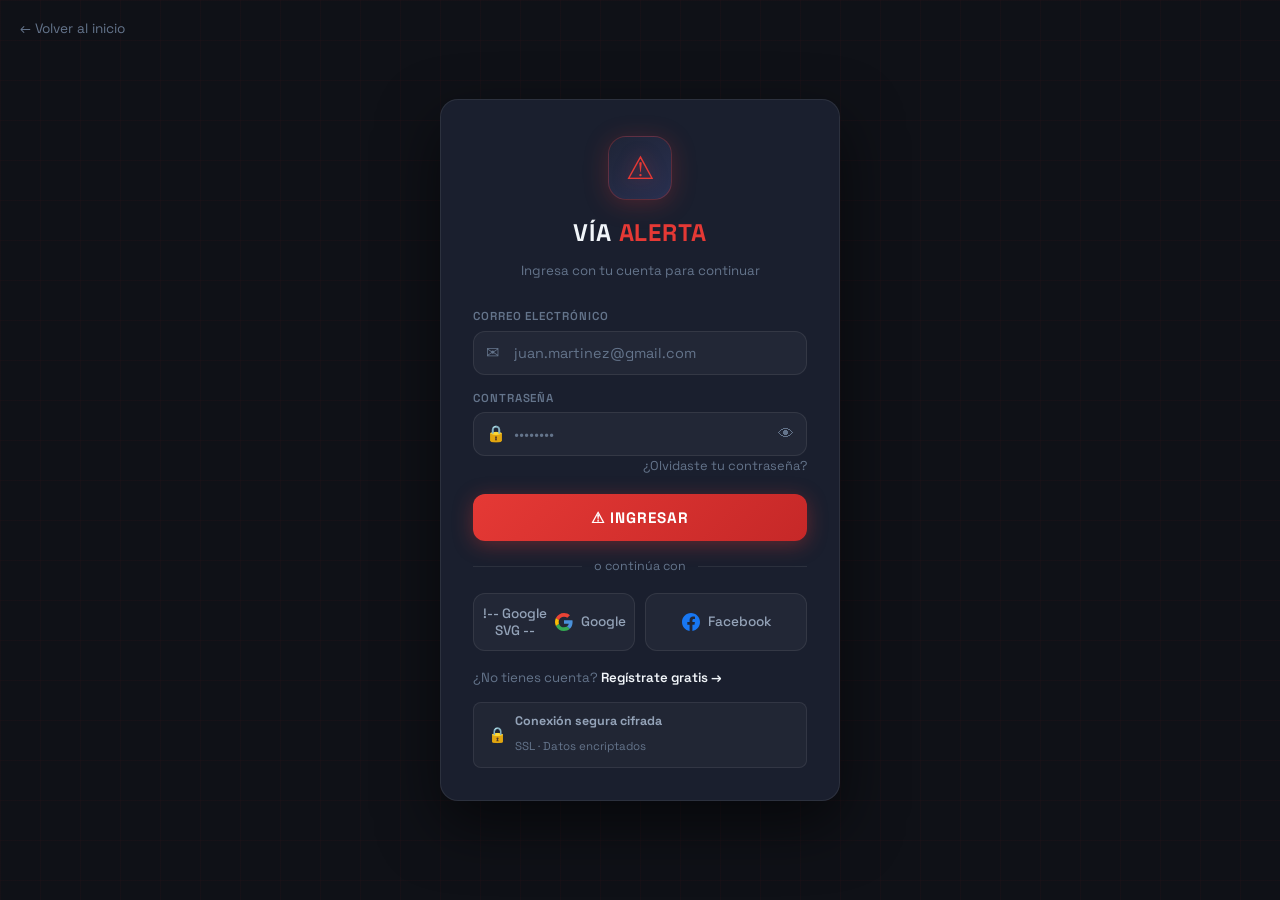
<file: inicio_sesion.html>
<!DOCTYPE html>
<html lang="es">
<head>
  <meta charset="UTF-8" />
  <meta name="viewport" content="width=device-width, initial-scale=1.0" />
  <title>Iniciar sesión — VíaAlerta</title>
  <link rel="preconnect" href="https://fonts.googleapis.com" />
  <link rel="preconnect" href="https://fonts.gstatic.com" crossorigin />
  <link href="https://fonts.googleapis.com/css2?family=Space+Grotesk:wght@400;500;600;700&family=IBM+Plex+Mono:wght@400;500&display=swap" rel="stylesheet" />
  <link rel="stylesheet" href="estilos.css" />
</head>

<body>

  <a href="index.html" class="back-link">← Volver al inicio</a>

  <div class="auth-card">

    <!-- LOGO -->
    <div class="auth-logo">
      <div class="auth-logo-icon">⚠</div>
      <h1>VÍA <span>ALERTA</span></h1>
      <p>Ingresa con tu cuenta para continuar</p>
    </div>

  <!-- FORMULARIO  -->
    <form class="auth-form" onsubmit="handleLogin(event)" novalidate>

      <div>
        <label class="field-label" for="login-email">Correo electrónico</label>
        <div class="field-wrap">
          <span class="field-icon">✉</span>
          <input type="email" id="login-email" placeholder="juan.martinez@gmail.com" autocomplete="email" required />
        </div>
      </div>

      <div>
        <label class="field-label" for="login-pass">Contraseña</label>
        <div class="field-wrap">
          <span class="field-icon">🔒</span>
          <input type="password" id="login-pass" placeholder="••••••••" autocomplete="current-password" required />
          <button type="button" class="eye-toggle" onclick="togglePass('login-pass', this)" aria-label="Mostrar contraseña">👁</button>
        </div>
        <div class="forgot-link"><a href="#">¿Olvidaste tu contraseña?</a></div>
      </div>

      <button type="submit" class="btn-auth">⚠ INGRESAR</button>

      <div class="divider">o continúa con</div>

      <div class="social-btns">
        <button type="button" class="btn-social">
          !-- Google SVG --
          <svg viewBox="0 0 24 24" xmlns="http://www.w3.org/2000/svg">
            <path fill="#EA4335" d="M5.266 9.765A7.077 7.077 0 0 1 12 4.909c1.69 0 3.218.6 4.418 1.582L19.91 3C17.782 1.145 15.055 0 12 0 7.27 0 3.198 2.698 1.24 6.65l4.026 3.115Z"/>
            <path fill="#34A853" d="M16.04 18.013c-1.09.703-2.474 1.078-4.04 1.078a7.077 7.077 0 0 1-6.723-4.823l-4.04 3.067A11.965 11.965 0 0 0 12 24c2.933 0 5.735-1.043 7.834-3l-3.793-2.987Z"/>
            <path fill="#4A90D9" d="M19.834 21c2.195-2.048 3.62-5.096 3.62-9 0-.71-.109-1.473-.272-2.182H12v4.637h6.436c-.317 1.559-1.17 2.766-2.395 3.558L19.834 21Z"/>
            <path fill="#FBBC05" d="M5.277 14.268A7.12 7.12 0 0 1 4.909 12c0-.782.125-1.533.357-2.235L1.24 6.65A11.934 11.934 0 0 0 0 12c0 1.92.445 3.73 1.237 5.335l4.04-3.067Z"/>
          </svg>
          Google
        </button>
        <button type="button" class="btn-social">
          <!-- Facebook SVG -->
          <svg viewBox="0 0 24 24" xmlns="http://www.w3.org/2000/svg">
            <path fill="#1877F2" d="M24 12.073C24 5.405 18.627 0 12 0S0 5.405 0 12.073C0 18.1 4.388 23.094 10.125 24v-8.437H7.078v-3.49h3.047V9.41c0-3.025 1.792-4.697 4.533-4.697 1.312 0 2.686.236 2.686.236v2.97h-1.513c-1.491 0-1.956.931-1.956 1.886v2.267h3.328l-.532 3.49h-2.796V24C19.612 23.094 24 18.1 24 12.073Z"/>
          </svg>
          Facebook
        </button>
      </div>

      <p class="auth-switch">¿No tienes cuenta? <a href="registro_usuario.html">Regístrate gratis →</a></p>

    </form>

    <!-- SECURITY BADGE -->
    <div class="security-badge">
      <span class="lock">🔒</span>
      <div class="security-badge-text">
        <strong>Conexión segura cifrada</strong>
        <span>SSL · Datos encriptados</span>
      </div>
    </div>

  </div>

<script src="javascript.js"></script>
</body>
</html>
</file>
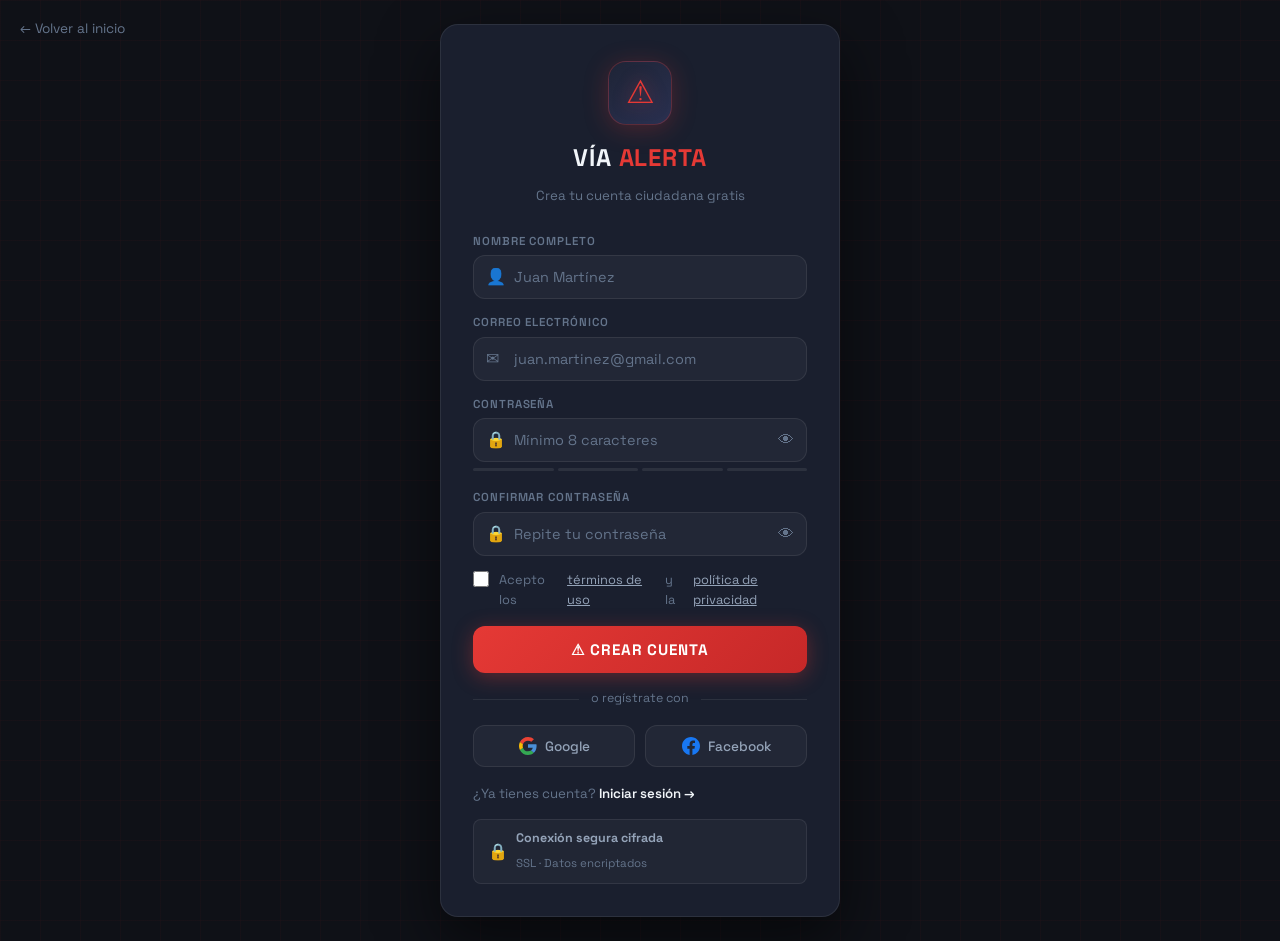
<file: registro_usuario.html>
<!DOCTYPE html>
<html lang="es">
<head>
  <meta charset="UTF-8" />
  <meta name="viewport" content="width=device-width, initial-scale=1.0" />
  <title>Registrarse — VíaAlerta</title>
  <link rel="preconnect" href="https://fonts.googleapis.com" />
  <link rel="preconnect" href="https://fonts.gstatic.com" crossorigin />
  <link href="https://fonts.googleapis.com/css2?family=Space+Grotesk:wght@400;500;600;700&family=IBM+Plex+Mono:wght@400;500&display=swap" rel="stylesheet" />
  <link rel="stylesheet" href="estilos.css" />

</head>
<body>

  <a href="index.html" class="back-link">← Volver al inicio</a>

  <div class="auth-card">

    <!-- LOGO -->
    <div class="auth-logo">
      <div class="auth-logo-icon">⚠</div>
      <h1>VÍA <span>ALERTA</span></h1>
      <p>Crea tu cuenta ciudadana gratis</p>
    </div>

    <!-- SUCCESS SCREEN (hidden by default) -->
    <div class="success-screen" id="success-screen">
      <div class="success-icon">✓</div>
      <h2>¡Registro exitoso!</h2>
      <p>Tu cuenta ha sido creada.<br />Ya puedes reportar y seguir vías dañadas.</p>
      <a href="inicio_sesion.html">Iniciar sesión →</a>
    </div>

    <!-- FORM -->
    <form class="auth-form" id="reg-form" onsubmit="handleRegister(event)" novalidate>

      <div>
        <label class="field-label" for="reg-name">Nombre completo</label>
        <div class="field-wrap">
          <span class="field-icon">👤</span>
          <input type="text" id="reg-name" placeholder="Juan Martínez" autocomplete="name" required />
        </div>
      </div>

      <div>
        <label class="field-label" for="reg-email">Correo electrónico</label>
        <div class="field-wrap">
          <span class="field-icon">✉</span>
          <input type="email" id="reg-email" placeholder="juan.martinez@gmail.com" autocomplete="email" required />
        </div>
      </div>

      <div>
        <label class="field-label" for="reg-pass">Contraseña</label>
        <div class="field-wrap">
          <span class="field-icon">🔒</span>
          <input type="password" id="reg-pass" placeholder="Mínimo 8 caracteres" autocomplete="new-password" required oninput="checkStrength(this.value)" />
          <button type="button" class="eye-toggle" onclick="togglePass('reg-pass', this)" aria-label="Mostrar contraseña">👁</button>
        </div>
        <div class="pass-strength">
          <div class="strength-seg" id="seg1"></div>
          <div class="strength-seg" id="seg2"></div>
          <div class="strength-seg" id="seg3"></div>
          <div class="strength-seg" id="seg4"></div>
        </div>
        <div class="strength-label" id="strength-label"></div>
      </div>

      <div>
        <label class="field-label" for="reg-pass2">Confirmar contraseña</label>
        <div class="field-wrap">
          <span class="field-icon">🔒</span>
          <input type="password" id="reg-pass2" placeholder="Repite tu contraseña" autocomplete="new-password" required oninput="this.classList.remove('invalid')" />
          <button type="button" class="eye-toggle" onclick="togglePass('reg-pass2', this)" aria-label="Mostrar contraseña">👁</button>
        </div>
      </div>

      <label class="terms-row">
        <input type="checkbox" id="terms" required />
        Acepto los <a href="#" onclick="return false">términos de uso</a> y la <a href="#" onclick="return false">política de privacidad</a>
      </label>

      <button type="submit" class="btn-auth" id="reg-btn">⚠ CREAR CUENTA</button>

      <div class="divider">o regístrate con</div>

      <div class="social-btns">
        <button type="button" class="btn-social">
          <svg viewBox="0 0 24 24" xmlns="http://www.w3.org/2000/svg">
            <path fill="#EA4335" d="M5.266 9.765A7.077 7.077 0 0 1 12 4.909c1.69 0 3.218.6 4.418 1.582L19.91 3C17.782 1.145 15.055 0 12 0 7.27 0 3.198 2.698 1.24 6.65l4.026 3.115Z"/>
            <path fill="#34A853" d="M16.04 18.013c-1.09.703-2.474 1.078-4.04 1.078a7.077 7.077 0 0 1-6.723-4.823l-4.04 3.067A11.965 11.965 0 0 0 12 24c2.933 0 5.735-1.043 7.834-3l-3.793-2.987Z"/>
            <path fill="#4A90D9" d="M19.834 21c2.195-2.048 3.62-5.096 3.62-9 0-.71-.109-1.473-.272-2.182H12v4.637h6.436c-.317 1.559-1.17 2.766-2.395 3.558L19.834 21Z"/>
            <path fill="#FBBC05" d="M5.277 14.268A7.12 7.12 0 0 1 4.909 12c0-.782.125-1.533.357-2.235L1.24 6.65A11.934 11.934 0 0 0 0 12c0 1.92.445 3.73 1.237 5.335l4.04-3.067Z"/>
          </svg>
          Google
        </button>
        <button type="button" class="btn-social">
          <svg viewBox="0 0 24 24" xmlns="http://www.w3.org/2000/svg">
            <path fill="#1877F2" d="M24 12.073C24 5.405 18.627 0 12 0S0 5.405 0 12.073C0 18.1 4.388 23.094 10.125 24v-8.437H7.078v-3.49h3.047V9.41c0-3.025 1.792-4.697 4.533-4.697 1.312 0 2.686.236 2.686.236v2.97h-1.513c-1.491 0-1.956.931-1.956 1.886v2.267h3.328l-.532 3.49h-2.796V24C19.612 23.094 24 18.1 24 12.073Z"/>
          </svg>
          Facebook
        </button>
      </div>

      <p class="auth-switch">¿Ya tienes cuenta? <a href="inicio_sesion.html">Iniciar sesión →</a></p>

    </form>

    <!-- SECURITY BADGE -->
    <div class="security-badge">
      <span>🔒</span>
      <div class="security-badge-text">
        <strong>Conexión segura cifrada</strong>
        <span>SSL · Datos encriptados</span>
      </div>
    </div>

</div>
<script src="javascript.js"></script>
</body>
</html>
</file>
<file: estilos.css>
/* ---- RESET Y BASE ---- */
*, *::before, *::after {
  margin: 0;
  padding: 0;
  box-sizing: border-box;
}

:root {
  --color-critica: #e53935;
  --color-critica-bg: #ffebee;
  --color-critica-dark: #b71c1c;
  --color-alta: #f97316;
  --color-alta-bg: #fff3e0;
  --color-alta-dark: #c2410c;
  --color-media: #eab308;
  --color-media-bg: #fefce8;
  --color-media-dark: #a16207;
  --color-baja: #22c55e;
  --color-baja-bg: #f0fdf4;
  --color-baja-dark: #15803d;
  --color-resuelto: #6b7280;
  --color-resuelto-bg: #f3f4f6;
  --color-resuelto-dark: #374151;

  --bg-dark: #0f1117;
  --bg-surface: #161b27;
  --bg-card: #1e2436;
  --bg-card-hover: #242b3d;
  --text-primary: #f1f5f9;
  --text-secondary: #94a3b8;
  --text-muted: #64748b;
  --accent: #38bdf8;
  --accent-dark: #0ea5e9;
  --border: rgba(255,255,255,0.08);
  --border-hover: rgba(255,255,255,0.15);

  --font-main: 'Space Grotesk', sans-serif;
  --font-mono: 'IBM Plex Mono', monospace;

  --radius-sm: 6px;
  --radius-md: 10px;
  --radius-lg: 16px;
  --radius-xl: 24px;

  --shadow-sm: 0 1px 4px rgba(0,0,0,0.3);
  --shadow-md: 0 4px 16px rgba(0,0,0,0.4);
  --shadow-lg: 0 8px 32px rgba(0,0,0,0.5);

  --max-width: 1100px;
  --gap: 24px;
}

html {
  scroll-behavior: smooth;
}

body {
  font-family: var(--font-main);
  background-color: var(--bg-dark);
  color: var(--text-primary);
  line-height: 1.6;
  font-size: 16px;
}

img { max-width: 100%; display: block; }
a { color: var(--accent); text-decoration: none; transition: color 0.2s; }
a:hover { color: var(--accent-dark); }
ul { list-style: none; }

/* ---- UTILIDADES ---- */
.section-header {
  text-align: center;
  margin-bottom: 2.5rem;
}
.section-header h2 {
  font-size: clamp(1.6rem, 3vw, 2rem);
  font-weight: 700;
  margin-bottom: 0.5rem;
  color: var(--text-primary);
}
.section-header p {
  color: var(--text-secondary);
  font-size: 1rem;
}

/* ---- BOTONES ---- */
.btn-primary {
  background: var(--accent);
  color: #0f1117;
  border: none;
  padding: 12px 24px;
  border-radius: var(--radius-md);
  font-family: var(--font-main);
  font-size: 0.95rem;
  font-weight: 600;
  cursor: pointer;
  transition: background 0.2s, transform 0.15s;
}
.btn-primary:hover { background: var(--accent-dark); transform: translateY(-1px); }
.btn-primary:active { transform: scale(0.98); }
.btn-primary:disabled {
  background: rgba(56,189,248,0.3);
  color: rgba(15,17,23,0.5);
  cursor: not-allowed;
  transform: none;
}

.btn-outline {
  background: transparent;
  color: var(--text-primary);
  border: 1px solid var(--border-hover);
  padding: 12px 24px;
  border-radius: var(--radius-md);
  font-family: var(--font-main);
  font-size: 0.95rem;
  font-weight: 500;
  cursor: pointer;
  transition: border-color 0.2s, background 0.2s;
}
.btn-outline:hover { border-color: var(--accent); background: rgba(56,189,248,0.05); }

/* ---- HEADER ---- */
#site-header {
  position: sticky;
  top: 0;
  z-index: 100;
  background: rgba(15,17,23,0.9);
  backdrop-filter: blur(12px);
  border-bottom: 1px solid var(--border);
}
.header-inner {
  max-width: var(--max-width);
  margin: 0 auto;
  padding: 0 1.5rem;
  height: 64px;
  display: flex;
  align-items: center;
  gap: 2rem;
}
.logo {
  display: flex;
  align-items: center;
  gap: 8px;
  font-size: 1.2rem;
  font-weight: 700;
  color: var(--text-primary);
  text-decoration: none;
}
.logo-icon { font-size: 1.3rem; color: var(--color-alta); }
.logo-text strong { color: var(--accent); }

#main-nav { 
  flex: 1; 
  display: flex;
  align-items: center;
  gap: 1.5rem;
}
#main-nav ul {
  display: flex;
  gap: 1.5rem;
}
#main-nav a {
  color: var(--text-secondary);
  font-size: 0.9rem;
  font-weight: 500;
  transition: color 0.2s;
}
#main-nav a:hover { color: var(--text-primary); }

/* Auth buttons in header */
.header-auth {
  display: flex;
  align-items: center;
  gap: 8px;
  margin-left: auto;
}
.btn-login-nav {
  color: var(--text-secondary);
  font-size: 0.85rem;
  font-weight: 500;
  padding: 7px 14px;
  border-radius: var(--radius-md);
  transition: color 0.2s, background 0.2s;
  text-decoration: none;
  white-space: nowrap;
}
.btn-login-nav:hover { color: var(--text-primary); background: rgba(255,255,255,0.05); }
.btn-register-nav {
  background: linear-gradient(135deg, #e53935, #c62828);
  color: #fff;
  font-size: 0.85rem;
  font-weight: 600;
  padding: 7px 16px;
  border-radius: var(--radius-md);
  transition: opacity 0.2s, transform 0.15s;
  text-decoration: none;
  white-space: nowrap;
  box-shadow: 0 2px 8px rgba(229,57,53,0.35);
}
.btn-register-nav:hover { opacity: 0.88; transform: translateY(-1px); color: #fff; }

.btn-report-nav {
  background: var(--accent);
  color: #0f1117;
  border: none;
  padding: 8px 16px;
  border-radius: var(--radius-md);
  font-family: var(--font-main);
  font-size: 0.85rem;
  font-weight: 600;
  cursor: pointer;
  white-space: nowrap;
  transition: background 0.2s;
}
.btn-report-nav:hover { background: var(--accent-dark); }

.menu-toggle {
  display: none;
  background: none;
  border: none;
  color: var(--text-primary);
  font-size: 1.4rem;
  cursor: pointer;
  margin-left: auto;
}

/* ---- HERO ---- */
#hero {
  max-width: var(--max-width);
  margin: 0 auto;
  padding: 5rem 1.5rem 4rem;
}

.hero-main {
  display: grid;
  grid-template-columns: 1fr 1fr;
  gap: 3rem;
  align-items: center;
  margin-bottom: 3rem;
}

.hero-content { max-width: 540px; }
.hero-label {
  font-family: var(--font-mono);
  font-size: 0.8rem;
  letter-spacing: 0.1em;
  text-transform: uppercase;
  color: var(--accent);
  margin-bottom: 1rem;
}
.hero-content h1 {
  font-size: clamp(2rem, 5vw, 3rem);
  font-weight: 700;
  line-height: 1.15;
  margin-bottom: 1rem;
}
.hero-content h1 .accent { color: var(--color-critica); }
.hero-desc {
  font-size: 1.1rem;
  color: var(--text-secondary);
  margin-bottom: 2rem;
  max-width: 480px;
}
.hero-btns { display: flex; gap: 12px; flex-wrap: wrap; }

/* Hero illustration */
.hero-illustration {
  position: relative;
  display: flex;
  align-items: center;
  justify-content: center;
}
.hero-illustration svg {
  width: 100%;
  max-width: 520px;
  height: auto;
  border-radius: 20px;
  border: 1px solid rgba(255,255,255,0.06);
  box-shadow:
    0 0 0 1px rgba(56,189,248,0.05),
    0 20px 60px rgba(0,0,0,0.6),
    0 0 80px rgba(229,57,53,0.08);
  animation: hero-float 6s ease-in-out infinite;
}
@keyframes hero-float {
  0%, 100% { transform: translateY(0px); }
  50%       { transform: translateY(-10px); }
}

.hero-stats {
  display: grid;
  grid-template-columns: repeat(4, 1fr);
  gap: 12px;
}
.stat-card {
  background: var(--bg-card);
  border: 1px solid var(--border);
  border-radius: var(--radius-md);
  padding: 1.25rem 1rem;
  display: flex;
  flex-direction: column;
  align-items: center;
  gap: 4px;
}
.stat-num {
  font-size: 2rem;
  font-weight: 700;
  color: var(--accent);
  font-family: var(--font-mono);
}
.stat-label {
  font-size: 0.78rem;
  color: var(--text-muted);
  text-align: center;
}

/* ---- SECCIONES ---- */
section {
  padding: 4rem 1.5rem;
  max-width: var(--max-width);
  margin: 0 auto;
}
section:not(#hero) {
  border-top: 1px solid var(--border);
}

/* ---- MAPA ---- */
.mapa-container {
  display: grid;
  grid-template-columns: 220px 1fr;
  gap: var(--gap);
  align-items: start;
}
.mapa-leyenda {
  background: var(--bg-card);
  border: 1px solid var(--border);
  border-radius: var(--radius-lg);
  padding: 1.25rem;
}
.mapa-leyenda h3 {
  font-size: 0.85rem;
  font-weight: 600;
  text-transform: uppercase;
  letter-spacing: 0.05em;
  color: var(--text-muted);
  margin-bottom: 0.75rem;
}
.mapa-leyenda ul { display: flex; flex-direction: column; gap: 8px; }
.mapa-leyenda li {
  display: flex;
  align-items: center;
  gap: 8px;
  font-size: 0.83rem;
  color: var(--text-secondary);
}
.dot {
  width: 12px;
  height: 12px;
  border-radius: 50%;
  flex-shrink: 0;
}
.dot-critica { background: var(--color-critica); }
.dot-alta { background: var(--color-alta); }
.dot-media { background: var(--color-media); }
.dot-baja { background: var(--color-baja); }
.dot-resuelto { background: var(--color-resuelto); }

.mapa-filtros {
  margin-top: 1.25rem;
  border-top: 1px solid var(--border);
  padding-top: 1rem;
  display: flex;
  flex-direction: column;
  gap: 8px;
}
.mapa-filtros label {
  display: flex;
  align-items: center;
  gap: 8px;
  font-size: 0.83rem;
  color: var(--text-secondary);
  cursor: pointer;
}
.mapa-filtros input[type="checkbox"] {
  accent-color: var(--accent);
  width: 14px;
  height: 14px;
}

.mapa-ilustrado {
  background: var(--bg-card);
  border: 1px solid var(--border);
  border-radius: var(--radius-lg);
  overflow: hidden;
}
.mapa-ilustrado svg { width: 100%; height: auto; display: block; }
.mapa-nota {
  font-size: 0.75rem;
  color: var(--text-muted);
  text-align: center;
  padding: 0.75rem;
  border-top: 1px solid var(--border);
}

/* ---- TARJETAS DE REPORTES ---- */
.reportes-grid {
  display: grid;
  grid-template-columns: repeat(3, 1fr);
  gap: var(--gap);
}

.reporte-card {
  background: var(--bg-card);
  border: 1px solid var(--border);
  border-radius: var(--radius-lg);
  padding: 1.25rem;
  transition: transform 0.2s, border-color 0.2s, box-shadow 0.2s;
  border-top: 3px solid transparent;
  display: flex;
  flex-direction: column;
  gap: 10px;
}
.reporte-card:hover {
  transform: translateY(-3px);
  border-color: var(--border-hover);
  box-shadow: var(--shadow-md);
}
.gravedad-critica { border-top-color: var(--color-critica); }
.gravedad-alta    { border-top-color: var(--color-alta); }
.gravedad-media   { border-top-color: var(--color-media); }
.gravedad-baja    { border-top-color: var(--color-baja); }
.gravedad-resuelto{ border-top-color: var(--color-resuelto); }

.card-header {
  display: flex;
  justify-content: space-between;
  align-items: center;
}
.card-fecha {
  font-family: var(--font-mono);
  font-size: 0.72rem;
  color: var(--text-muted);
}

/* Badges */
.badge {
  font-size: 0.72rem;
  font-weight: 600;
  padding: 3px 10px;
  border-radius: 999px;
  text-transform: uppercase;
  letter-spacing: 0.04em;
}
.badge-critica { background: rgba(229,57,53,0.15); color: #ef9a9a; }
.badge-alta    { background: rgba(249,115,22,0.15); color: #fdba74; }
.badge-media   { background: rgba(234,179,8,0.15);  color: #fde047; }
.badge-baja    { background: rgba(34,197,94,0.15);  color: #86efac; }
.badge-resuelto{ background: rgba(107,114,128,0.15); color: #9ca3af; }

.reporte-card h3 {
  font-size: 0.95rem;
  font-weight: 600;
  color: var(--text-primary);
  line-height: 1.3;
}
.card-desc {
  font-size: 0.83rem;
  color: var(--text-secondary);
  line-height: 1.5;
  flex: 1;
}
.card-meta {
  display: flex;
  justify-content: space-between;
  align-items: center;
  font-size: 0.78rem;
  color: var(--text-muted);
  flex-wrap: wrap;
  gap: 6px;
}

/* Estado */
.estado {
  font-size: 0.72rem;
  font-weight: 600;
  padding: 3px 10px;
  border-radius: 999px;
}
.estado-pendiente { background: rgba(229,57,53,0.1); color: #ef9a9a; }
.estado-revision  { background: rgba(249,115,22,0.1); color: #fdba74; }
.estado-resuelto  { background: rgba(34,197,94,0.1); color: #86efac; }

/* Acciones de la card */
.card-acciones {
  display: flex;
  gap: 8px;
  border-top: 1px solid var(--border);
  padding-top: 10px;
}
.btn-like, .btn-comentar {
  background: transparent;
  border: 1px solid var(--border);
  color: var(--text-secondary);
  padding: 5px 12px;
  border-radius: var(--radius-sm);
  font-size: 0.78rem;
  cursor: pointer;
  font-family: var(--font-main);
  transition: background 0.2s, border-color 0.2s, color 0.2s;
  flex: 1;
  text-align: center;
}
.btn-like:hover  { background: rgba(56,189,248,0.1); border-color: var(--accent); color: var(--accent); }
.btn-comentar:hover { background: rgba(255,255,255,0.05); border-color: var(--border-hover); }
.btn-like.activo { background: rgba(56,189,248,0.15); border-color: var(--accent); color: var(--accent); }

/* Comentarios */
.comentarios-box {
  border-top: 1px solid var(--border);
  padding-top: 10px;
  display: flex;
  flex-direction: column;
  gap: 8px;
}
.comentario-lista { display: flex; flex-direction: column; gap: 6px; }
.comentario {
  background: rgba(255,255,255,0.04);
  border-radius: var(--radius-sm);
  padding: 8px 10px;
  font-size: 0.78rem;
  color: var(--text-secondary);
  line-height: 1.4;
}
.comentario strong { color: var(--text-muted); font-size: 0.72rem; }
.comentario-input {
  display: flex;
  gap: 6px;
}
.comentario-input input {
  flex: 1;
  background: rgba(255,255,255,0.05);
  border: 1px solid var(--border);
  border-radius: var(--radius-sm);
  padding: 7px 10px;
  color: var(--text-primary);
  font-family: var(--font-main);
  font-size: 0.78rem;
  outline: none;
  transition: border-color 0.2s;
}
.comentario-input input:focus { border-color: var(--accent); }
.comentario-input button {
  background: var(--accent);
  color: #0f1117;
  border: none;
  padding: 7px 12px;
  border-radius: var(--radius-sm);
  font-size: 0.78rem;
  font-weight: 600;
  cursor: pointer;
  font-family: var(--font-main);
  white-space: nowrap;
  transition: background 0.2s;
}
.comentario-input button:hover { background: var(--accent-dark); }

/* ---- FORMULARIO ---- */
#formulario { background: none; }
.form-container { max-width: 740px; margin: 0 auto; }
.form-card {
  background: var(--bg-card);
  border: 1px solid var(--border);
  border-radius: var(--radius-xl);
  padding: 2rem;
}
.form-grid {
  display: grid;
  grid-template-columns: 1fr 1fr;
  gap: 1.25rem;
  margin-bottom: 1.5rem;
}
.form-group { display: flex; flex-direction: column; gap: 6px; }
.full-width { grid-column: 1 / -1; }

.form-group label {
  font-size: 0.85rem;
  font-weight: 600;
  color: var(--text-secondary);
  letter-spacing: 0.02em;
}
.form-group input[type="text"],
.form-group select,
.form-group textarea {
  background: rgba(255,255,255,0.05);
  border: 1px solid var(--border);
  border-radius: var(--radius-md);
  padding: 11px 14px;
  color: var(--text-primary);
  font-family: var(--font-main);
  font-size: 0.9rem;
  outline: none;
  transition: border-color 0.2s, background 0.2s;
  width: 100%;
}
.form-group input:focus,
.form-group select:focus,
.form-group textarea:focus {
  border-color: var(--accent);
  background: rgba(56,189,248,0.05);
}
.form-group select { cursor: pointer; }
.form-group select option { background: #1e2436; }
.form-group textarea { resize: vertical; min-height: 100px; }
.form-hint {
  font-size: 0.75rem;
  color: var(--text-muted);
  line-height: 1.4;
}

/* Selector de gravedad */
.gravedad-selector {
  display: grid;
  grid-template-columns: repeat(4, 1fr);
  gap: 10px;
}
.gravedad-opcion {
  border: 1px solid var(--border);
  border-radius: var(--radius-md);
  padding: 12px 10px;
  cursor: pointer;
  transition: border-color 0.2s, background 0.2s;
  display: flex;
  flex-direction: column;
  gap: 4px;
  align-items: center;
  text-align: center;
}
.gravedad-opcion input[type="radio"] { display: none; }
.gravedad-opcion:has(input:checked) { background: rgba(56,189,248,0.05); }
.gravedad-opcion.critica:has(input:checked) { border-color: var(--color-critica); background: rgba(229,57,53,0.08); }
.gravedad-opcion.alta:has(input:checked)    { border-color: var(--color-alta); background: rgba(249,115,22,0.08); }
.gravedad-opcion.media:has(input:checked)   { border-color: var(--color-media); background: rgba(234,179,8,0.08); }
.gravedad-opcion.baja:has(input:checked)    { border-color: var(--color-baja); background: rgba(34,197,94,0.08); }
.gravedad-opcion:hover { border-color: var(--border-hover); background: rgba(255,255,255,0.04); }
.gravedad-label {
  font-size: 0.82rem;
  font-weight: 600;
  color: var(--text-primary);
}
.gravedad-desc {
  font-size: 0.72rem;
  color: var(--text-muted);
  line-height: 1.3;
}

/* File upload */
.file-upload {
  background: rgba(255,255,255,0.03);
  border: 1.5px dashed var(--border-hover);
  border-radius: var(--radius-md);
  padding: 1.25rem;
  cursor: pointer;
  display: flex;
  flex-direction: column;
  align-items: center;
  gap: 4px;
  transition: background 0.2s, border-color 0.2s;
  font-size: 0.85rem;
  color: var(--text-secondary);
}
.file-upload:hover { background: rgba(56,189,248,0.04); border-color: var(--accent); }
.file-hint { font-size: 0.72rem; color: var(--text-muted); }

.foto-preview {
  margin-top: 12px;
  border-radius: var(--radius-md);
  overflow: hidden;
  width: 100%;
  max-height: 140px;
}
.foto-preview img {
  display: block;
  width: 100%;
  max-height: 140px;
  height: auto;
  object-fit: cover;
}

/* Aviso anónimo */
.aviso-anonimo {
  background: rgba(56,189,248,0.06);
  border: 1px solid rgba(56,189,248,0.15);
  border-radius: var(--radius-md);
  padding: 10px 14px;
  font-size: 0.82rem;
  color: var(--text-secondary);
  text-align: center;
}

.form-actions {
  display: flex;
  gap: 12px;
  justify-content: flex-end;
}

/* Form success */
.form-success {
  text-align: center;
  padding: 2rem;
  display: flex;
  flex-direction: column;
  align-items: center;
  gap: 1rem;
}
.form-success[hidden] {
  display: none !important;
}
.success-icon {
  width: 60px;
  height: 60px;
  background: rgba(34,197,94,0.15);
  color: #4ade80;
  border-radius: 50%;
  display: flex;
  align-items: center;
  justify-content: center;
  font-size: 1.5rem;
  font-weight: 700;
}
.form-success h3 { font-size: 1.3rem; color: #4ade80; }
.form-success p { color: var(--text-secondary); font-size: 0.9rem; }
.form-success button {
  background: var(--accent);
  color: #0f1117;
  border: none;
  padding: 10px 22px;
  border-radius: var(--radius-md);
  font-family: var(--font-main);
  font-weight: 600;
  cursor: pointer;
  font-size: 0.9rem;
  margin-top: 0.5rem;
}

/* ---- ESTADO / TIMELINE ---- */
.estado-container { max-width: 500px; margin: 0 auto; }
.estado-buscador {
  display: flex;
  gap: 10px;
  margin-bottom: 1.5rem;
}
.estado-buscador input {
  flex: 1;
  background: var(--bg-card);
  border: 1px solid var(--border);
  border-radius: var(--radius-md);
  padding: 12px 16px;
  color: var(--text-primary);
  font-family: var(--font-mono);
  font-size: 0.9rem;
  outline: none;
  transition: border-color 0.2s;
}
.estado-buscador input:focus { border-color: var(--accent); }
.estado-buscador button {
  background: var(--accent);
  color: #0f1117;
  border: none;
  padding: 12px 20px;
  border-radius: var(--radius-md);
  font-family: var(--font-main);
  font-weight: 600;
  cursor: pointer;
  font-size: 0.9rem;
  transition: background 0.2s;
}
.estado-buscador button:hover { background: var(--accent-dark); }

.estado-timeline {
  background: var(--bg-card);
  border: 1px solid var(--border);
  border-radius: var(--radius-lg);
  padding: 1.5rem;
}
.estado-timeline h3 {
  font-size: 1rem;
  margin-bottom: 1.5rem;
  font-family: var(--font-mono);
  color: var(--text-secondary);
}
.estado-timeline h3 span { color: var(--accent); }

.timeline { display: flex; flex-direction: column; gap: 0; }
.timeline-item {
  display: flex;
  gap: 16px;
  position: relative;
  padding-bottom: 1.5rem;
}
.timeline-item:last-child { padding-bottom: 0; }
.timeline-item:not(:last-child)::before {
  content: '';
  position: absolute;
  left: 10px;
  top: 22px;
  width: 1px;
  height: calc(100% - 12px);
  background: var(--border);
}
.timeline-item.completado::before { background: var(--color-baja); }
.timeline-item.activo::before { background: var(--accent); }

.timeline-dot {
  width: 20px;
  height: 20px;
  border-radius: 50%;
  flex-shrink: 0;
  margin-top: 2px;
  border: 2px solid var(--border);
  background: var(--bg-dark);
}
.timeline-item.completado .timeline-dot {
  background: var(--color-baja);
  border-color: var(--color-baja);
}
.timeline-item.activo .timeline-dot {
  background: var(--accent);
  border-color: var(--accent);
  box-shadow: 0 0 0 4px rgba(56,189,248,0.2);
}

.timeline-content { display: flex; flex-direction: column; gap: 2px; }
.timeline-content strong { font-size: 0.9rem; color: var(--text-primary); font-weight: 600; }
.timeline-content span { font-size: 0.8rem; color: var(--text-muted); }

/* ---- FOOTER ---- */
#site-footer {
  background: var(--bg-surface);
  border-top: 1px solid var(--border);
  margin-top: 2rem;
}
.footer-inner {
  max-width: var(--max-width);
  margin: 0 auto;
  padding: 3rem 1.5rem 2rem;
  display: grid;
  grid-template-columns: 1fr 1fr 1fr;
  gap: 2rem;
}
.footer-brand { display: flex; flex-direction: column; gap: 8px; }
.footer-brand .logo { font-size: 1.1rem; }
.footer-brand p { font-size: 0.82rem; color: var(--text-muted); margin-top: 4px; }
.footer-nav h4, .footer-info h4 {
  font-size: 0.8rem;
  text-transform: uppercase;
  letter-spacing: 0.08em;
  color: var(--text-muted);
  margin-bottom: 1rem;
}
.footer-nav ul { display: flex; flex-direction: column; gap: 8px; }
.footer-nav a { color: var(--text-secondary); font-size: 0.85rem; }
.footer-nav a:hover { color: var(--text-primary); }
.footer-info p { font-size: 0.82rem; color: var(--text-secondary); line-height: 1.6; }
.footer-tecno {
  font-family: var(--font-mono);
  font-size: 0.75rem !important;
  color: var(--accent) !important;
  margin-top: 8px;
}
.footer-bottom {
  max-width: var(--max-width);
  margin: 0 auto;
  padding: 1rem 1.5rem;
  border-top: 1px solid var(--border);
}
.footer-bottom p {
  font-size: 0.78rem;
  color: var(--text-muted);
  text-align: center;
}/* ====================================================
   VíaAlerta — responsive.css
   Diseño adaptativo con Media Queries (@media)
   Estándares W3C · Competencia 220501096
   ==================================================== */

/* ---- TABLETAS: máximo 1024px ---- */
@media (max-width: 1024px) {
  .hero-stats {
    grid-template-columns: repeat(2, 1fr);
  }
  .reportes-grid {
    grid-template-columns: repeat(2, 1fr);
  }
  .mapa-container {
    grid-template-columns: 180px 1fr;
  }
  .gravedad-selector {
    grid-template-columns: repeat(2, 1fr);
  }
  .footer-inner {
    grid-template-columns: 1fr 1fr;
  }
  .footer-brand {
    grid-column: 1 / -1;
  }
}

/* ---- TABLETAS PEQUEÑAS: máximo 768px ---- */
@media (max-width: 768px) {
  /* Header */
  #main-nav {
    display: none;
    position: fixed;
    top: 64px;
    left: 0;
    right: 0;
    background: rgba(15,17,23,0.97);
    backdrop-filter: blur(12px);
    border-bottom: 1px solid var(--border);
    padding: 1rem 1.5rem;
    z-index: 99;
  }
  #main-nav.abierto { display: block; }
  #main-nav ul { flex-direction: column; gap: 1rem; }
  #main-nav a { font-size: 1rem; }
  .menu-toggle { display: block; }
  .btn-report-nav { display: none; }
  
  /* Mostrar botones auth en el menú mobile */
  .header-auth {
    display: flex;
    flex-direction: column;
    gap: 0.75rem;
    margin-top: 1rem;
    margin-left: 0;
    padding-top: 1rem;
    border-top: 1px solid rgba(255, 255, 255, 0.08);
  }
  
  .btn-login-nav,
  .btn-register-nav {
    width: 100%;
    text-align: center;
    padding: 10px 14px;
    font-size: 0.9rem;
  }

  /* Hero */
  #hero { padding: 3rem 1.25rem 2.5rem; }
  .hero-main { grid-template-columns: 1fr; gap: 2rem; }
  .hero-illustration { order: -1; }
  .hero-illustration svg { max-width: 100%; border-radius: 14px; }
  .hero-content h1 { font-size: 1.8rem; }
  .hero-btns { flex-direction: column; }
  .hero-btns .btn-primary,
  .hero-btns .btn-outline { width: 100%; text-align: center; }
  .hero-stats { grid-template-columns: repeat(2, 1fr); }

  /* Mapa */
  .mapa-container {
    grid-template-columns: 1fr;
  }
  .mapa-leyenda {
    order: 2;
  }
  .mapa-ilustrado {
    order: 1;
  }

  /* Reportes */
  .reportes-grid { grid-template-columns: 1fr; }

  /* Formulario */
  .form-grid { grid-template-columns: 1fr; }
  .form-card { padding: 1.25rem; border-radius: var(--radius-lg); }
  .gravedad-selector { grid-template-columns: repeat(2, 1fr); }
  .form-actions { flex-direction: column; }
  .form-actions .btn-outline,
  .form-actions .btn-primary { width: 100%; text-align: center; }

  /* Footer */
  .footer-inner { grid-template-columns: 1fr; gap: 1.5rem; }

  /* Secciones */
  section { padding: 3rem 1.25rem; }
}

/* ---- MÓVILES: máximo 480px ---- */
@media (max-width: 480px) {
  :root {
    --gap: 16px;
  }

  /* Header */
  .header-inner { padding: 0 1rem; }
  .logo-text { font-size: 1rem; }

  /* Hero */
  #hero { padding: 2rem 1rem 2rem; }
  .hero-content h1 { font-size: 1.5rem; }
  .hero-desc { font-size: 0.95rem; }
  .hero-stats { grid-template-columns: repeat(2, 1fr); gap: 8px; }
  .stat-num { font-size: 1.5rem; }
  .stat-card { padding: 1rem 0.75rem; }

  /* Secciones */
  section { padding: 2.5rem 1rem; }
  .section-header h2 { font-size: 1.4rem; }

  /* Gravedad selector en 1 columna en móvil muy pequeño */
  .gravedad-selector { grid-template-columns: 1fr 1fr; }
  .gravedad-desc { display: none; }

  /* Cards reportes */
  .reporte-card { padding: 1rem; }
  .card-acciones { flex-direction: column; }

  /* Formulario */
  .form-container { padding: 0; }
  .form-card { border-radius: var(--radius-lg); }

  /* Estado */
  .estado-buscador { flex-direction: column; }
  .estado-buscador button { width: 100%; }

  /* Footer */
  .footer-inner { padding: 2rem 1rem 1.5rem; }
}

/* ---- PANTALLAS GRANDES: mínimo 1280px ---- */
@media (min-width: 1280px) {
  .reportes-grid {
    grid-template-columns: repeat(3, 1fr);
  }
  #hero {
    padding: 6rem 1.5rem 5rem;
  }
  .hero-stats {
    grid-template-columns: repeat(4, 1fr);
  }
}

/* ---- PREFERENCIA DE MOVIMIENTO REDUCIDO ---- */
@media (prefers-reduced-motion: reduce) {
  * {
    animation: none !important;
    transition: none !important;
  }
}

*, *::before, *::after { margin: 0; padding: 0; box-sizing: border-box; }

    :root {
      --bg-dark:    #0f1117;
      --bg-surface: #161b27;
      --bg-card:    #1a1f2e;
      --border:     rgba(255,255,255,0.08);
      --border-focus: rgba(229,57,53,0.6);
      --text-primary:   #f1f5f9;
      --text-secondary: #94a3b8;
      --text-muted:     #64748b;
      --accent-red:  #e53935;
      --accent-red2: #c62828;
      --font-main: 'Space Grotesk', sans-serif;
      --radius-md: 12px;
      --radius-lg: 18px;
    }

    html { scroll-behavior: smooth; }

    body {
      font-family: var(--font-main);
      background: var(--bg-dark);
      color: var(--text-primary);
      min-height: 100vh;
      display: flex;
      flex-direction: column;
      align-items: center;
      justify-content: center;
      padding: 1.5rem 1rem;
      /* subtle grid pattern */
      background-image:
        linear-gradient(rgba(229,57,53,0.03) 1px, transparent 1px),
        linear-gradient(90deg, rgba(229,57,53,0.03) 1px, transparent 1px);
      background-size: 40px 40px;
    }

    /* ---- BACK LINK ---- */
    .back-link {
      position: fixed;
      top: 18px;
      left: 20px;
      color: var(--text-muted);
      text-decoration: none;
      font-size: 0.85rem;
      display: flex;
      align-items: center;
      gap: 6px;
      transition: color 0.2s;
      z-index: 10;
    }
    .back-link:hover { color: var(--text-primary); }

    /* ---- CARD ---- */
    .auth-card {
      background: var(--bg-card);
      border: 1px solid var(--border);
      border-radius: var(--radius-lg);
      padding: 2.25rem 2rem 2rem;
      width: 100%;
      max-width: 380px;
      box-shadow: 0 24px 60px rgba(0,0,0,0.55);
      display: flex;
      flex-direction: column;
      align-items: center;
      gap: 0;
    }

    /* ---- LOGO BLOCK ---- */
    .auth-logo {
      display: flex;
      flex-direction: column;
      align-items: center;
      gap: 0.85rem;
      margin-bottom: 1.5rem;
    }
    .auth-logo-icon {
      width: 64px;
      height: 64px;
      background: linear-gradient(145deg, #1e2436, #2a3050);
      border: 1px solid rgba(229,57,53,0.3);
      border-radius: 18px;
      display: flex;
      align-items: center;
      justify-content: center;
      font-size: 2rem;
      color: #e53935;
      box-shadow: 0 4px 24px rgba(229,57,53,0.25);
      text-shadow: 0 0 16px rgba(229,57,53,0.5);
    }
    .auth-logo h1 {
      font-size: 1.5rem;
      font-weight: 700;
      letter-spacing: 0.04em;
    }
    .auth-logo h1 span { color: var(--accent-red); }
    .auth-logo p {
      color: var(--text-muted);
      font-size: 0.83rem;
      text-align: center;
      margin-top: -0.35rem;
    }

    /* ---- FORM ---- */
    .auth-form { width: 100%; display: flex; flex-direction: column; gap: 14px; }

    .field-label {
      font-size: 0.72rem;
      font-weight: 600;
      letter-spacing: 0.08em;
      text-transform: uppercase;
      color: var(--text-muted);
      margin-bottom: 5px;
      display: block;
    }
    .field-wrap {
      position: relative;
      display: flex;
      align-items: center;
    }
    .field-icon {
      position: absolute;
      left: 13px;
      color: var(--text-muted);
      font-size: 1rem;
      pointer-events: none;
      line-height: 1;
    }
    .field-wrap input {
      width: 100%;
      background: rgba(255,255,255,0.04);
      border: 1.5px solid var(--border);
      border-radius: var(--radius-md);
      padding: 12px 40px 12px 40px;
      color: var(--text-primary);
      font-family: var(--font-main);
      font-size: 0.9rem;
      outline: none;
      transition: border-color 0.2s, background 0.2s;
    }
    .field-wrap input::placeholder { color: var(--text-muted); }
    .field-wrap input:focus {
      border-color: var(--border-focus);
      background: rgba(229,57,53,0.04);
    }
    .eye-toggle {
      position: absolute;
      right: 13px;
      background: none;
      border: none;
      color: var(--text-muted);
      cursor: pointer;
      font-size: 1rem;
      padding: 0;
      transition: color 0.2s;
    }
    .eye-toggle:hover { color: var(--text-primary); }

    .forgot-link {
      text-align: right;
      margin-top: -4px;
    }
    .forgot-link a {
      color: var(--text-muted);
      font-size: 0.8rem;
      text-decoration: none;
      transition: color 0.2s;
    }
    .forgot-link a:hover { color: var(--text-primary); }

    /* ---- CTA BUTTON ---- */
    .btn-auth {
      width: 100%;
      background: linear-gradient(135deg, #e53935 0%, #c62828 100%);
      color: #fff;
      border: none;
      border-radius: var(--radius-md);
      padding: 14px;
      font-family: var(--font-main);
      font-size: 0.95rem;
      font-weight: 700;
      letter-spacing: 0.06em;
      cursor: pointer;
      display: flex;
      align-items: center;
      justify-content: center;
      gap: 8px;
      margin-top: 4px;
      box-shadow: 0 4px 20px rgba(229,57,53,0.35);
      transition: opacity 0.2s, transform 0.15s, box-shadow 0.2s;
    }
    .btn-auth:hover {
      opacity: 0.9;
      transform: translateY(-1px);
      box-shadow: 0 6px 28px rgba(229,57,53,0.45);
    }
    .btn-auth:active { transform: scale(0.98); }

    /* ---- DIVIDER ---- */
    .divider {
      display: flex;
      align-items: center;
      gap: 12px;
      color: var(--text-muted);
      font-size: 0.78rem;
      margin: 4px 0;
      width: 100%;
    }
    .divider::before, .divider::after {
      content: '';
      flex: 1;
      height: 1px;
      background: var(--border);
    }

    /* ---- SOCIAL BUTTONS ---- */
    .social-btns {
      display: grid;
      grid-template-columns: 1fr 1fr;
      gap: 10px;
      width: 100%;
    }
    .btn-social {
      background: rgba(255,255,255,0.04);
      border: 1px solid var(--border);
      border-radius: var(--radius-md);
      padding: 11px 8px;
      color: var(--text-secondary);
      font-family: var(--font-main);
      font-size: 0.85rem;
      font-weight: 500;
      cursor: pointer;
      display: flex;
      align-items: center;
      justify-content: center;
      gap: 8px;
      transition: background 0.2s, border-color 0.2s;
    }
    .btn-social:hover { background: rgba(255,255,255,0.08); border-color: rgba(255,255,255,0.15); }
    .btn-social svg { width: 18px; height: 18px; flex-shrink: 0; }

    /* ---- REGISTER LINK ---- */
    .auth-switch {
      color: var(--text-muted);
      font-size: 0.83rem;
      margin-top: 2px;
    }
    .auth-switch a {
      color: var(--text-primary);
      font-weight: 600;
      text-decoration: none;
      transition: color 0.2s;
    }
    .auth-switch a:hover { color: var(--accent-red); }

    /* ---- SECURITY BADGE ---- */
    .security-badge {
      display: flex;
      align-items: center;
      gap: 8px;
      background: rgba(255,255,255,0.03);
      border: 1px solid var(--border);
      border-radius: 8px;
      padding: 9px 14px;
      width: 100%;
      margin-top: 14px;
    }
    .security-badge .lock { font-size: 0.95rem; }
    .security-badge-text strong {
      display: block;
      font-size: 0.78rem;
      color: var(--text-secondary);
    }
    .security-badge-text span {
      font-size: 0.72rem;
      color: var(--text-muted);
    }

    @media (max-width: 420px) {
      .auth-card { padding: 1.75rem 1.25rem 1.5rem; }
    }

    *, *::before, *::after { margin: 0; padding: 0; box-sizing: border-box; }

    :root {
      --bg-dark:    #0f1117;
      --bg-surface: #161b27;
      --bg-card:    #1a1f2e;
      --border:     rgba(255,255,255,0.08);
      --border-focus: rgba(229,57,53,0.6);
      --text-primary:   #f1f5f9;
      --text-secondary: #94a3b8;
      --text-muted:     #64748b;
      --accent-red:  #e53935;
      --accent-red2: #c62828;
      --font-main: 'Space Grotesk', sans-serif;
      --radius-md: 12px;
      --radius-lg: 18px;
    }

    html { scroll-behavior: smooth; }

    body {
      font-family: var(--font-main);
      background: var(--bg-dark);
      color: var(--text-primary);
      min-height: 100vh;
      display: flex;
      flex-direction: column;
      align-items: center;
      justify-content: center;
      padding: 1.5rem 1rem;
      background-image:
        linear-gradient(rgba(229,57,53,0.03) 1px, transparent 1px),
        linear-gradient(90deg, rgba(229,57,53,0.03) 1px, transparent 1px);
      background-size: 40px 40px;
    }

    /* ---- BACK LINK ---- */
    .back-link {
      position: fixed;
      top: 18px;
      left: 20px;
      color: var(--text-muted);
      text-decoration: none;
      font-size: 0.85rem;
      display: flex;
      align-items: center;
      gap: 6px;
      transition: color 0.2s;
      z-index: 10;
    }
    .back-link:hover { color: var(--text-primary); }

    /* ---- CARD ---- */
    .auth-card {
      background: var(--bg-card);
      border: 1px solid var(--border);
      border-radius: var(--radius-lg);
      padding: 2.25rem 2rem 2rem;
      width: 100%;
      max-width: 400px;
      box-shadow: 0 24px 60px rgba(0,0,0,0.55);
      display: flex;
      flex-direction: column;
      align-items: center;
    }

    /* ---- LOGO BLOCK ---- */
    .auth-logo {
      display: flex;
      flex-direction: column;
      align-items: center;
      gap: 0.85rem;
      margin-bottom: 1.6rem;
    }
    .auth-logo-icon {
      width: 64px;
      height: 64px;
      background: linear-gradient(145deg, #1e2436, #2a3050);
      border: 1px solid rgba(229,57,53,0.3);
      border-radius: 18px;
      display: flex;
      align-items: center;
      justify-content: center;
      font-size: 2rem;
      color: #e53935;
      box-shadow: 0 4px 24px rgba(229,57,53,0.25);
      text-shadow: 0 0 16px rgba(229,57,53,0.5);
    }
    .auth-logo h1 {
      font-size: 1.5rem;
      font-weight: 700;
      letter-spacing: 0.04em;
    }
    .auth-logo h1 span { color: var(--accent-red); }
    .auth-logo p {
      color: var(--text-muted);
      font-size: 0.83rem;
      text-align: center;
      margin-top: -0.35rem;
    }

    /* ---- FORM ---- */
    .auth-form { width: 100%; display: flex; flex-direction: column; gap: 14px; }

    .field-label {
      font-size: 0.72rem;
      font-weight: 600;
      letter-spacing: 0.08em;
      text-transform: uppercase;
      color: var(--text-muted);
      margin-bottom: 5px;
      display: block;
    }
    .field-wrap {
      position: relative;
      display: flex;
      align-items: center;
    }
    .field-icon {
      position: absolute;
      left: 13px;
      color: var(--text-muted);
      font-size: 1rem;
      pointer-events: none;
      line-height: 1;
    }
    .field-wrap input {
      width: 100%;
      background: rgba(255,255,255,0.04);
      border: 1.5px solid var(--border);
      border-radius: var(--radius-md);
      padding: 12px 40px 12px 40px;
      color: var(--text-primary);
      font-family: var(--font-main);
      font-size: 0.9rem;
      outline: none;
      transition: border-color 0.2s, background 0.2s;
    }
    .field-wrap input::placeholder { color: var(--text-muted); }
    .field-wrap input:focus {
      border-color: var(--border-focus);
      background: rgba(229,57,53,0.04);
    }
    .field-wrap input.valid { border-color: rgba(34,197,94,0.5); }
    .field-wrap input.invalid { border-color: rgba(229,57,53,0.6); }
    .eye-toggle {
      position: absolute;
      right: 13px;
      background: none;
      border: none;
      color: var(--text-muted);
      cursor: pointer;
      font-size: 1rem;
      padding: 0;
      transition: color 0.2s;
    }
    .eye-toggle:hover { color: var(--text-primary); }

    /* Password strength bar */
    .pass-strength {
      margin-top: 6px;
      display: flex;
      gap: 4px;
    }
    .strength-seg {
      flex: 1;
      height: 3px;
      border-radius: 2px;
      background: var(--border);
      transition: background 0.3s;
    }
    .strength-seg.weak   { background: #e53935; }
    .strength-seg.medium { background: #f97316; }
    .strength-seg.strong { background: #22c55e; }
    .strength-label {
      font-size: 0.72rem;
      color: var(--text-muted);
      margin-top: 3px;
    }

    /* Terms */
    .terms-row {
      display: flex;
      align-items: flex-start;
      gap: 10px;
      font-size: 0.8rem;
      color: var(--text-muted);
      cursor: pointer;
    }
    .terms-row input[type="checkbox"] {
      width: 16px;
      height: 16px;
      accent-color: var(--accent-red);
      flex-shrink: 0;
      margin-top: 1px;
      cursor: pointer;
    }
    .terms-row a { color: var(--text-secondary); text-decoration: underline; }
    .terms-row a:hover { color: var(--text-primary); }

    /* ---- CTA BUTTON ---- */
    .btn-auth {
      width: 100%;
      background: linear-gradient(135deg, #e53935 0%, #c62828 100%);
      color: #fff;
      border: none;
      border-radius: var(--radius-md);
      padding: 14px;
      font-family: var(--font-main);
      font-size: 0.95rem;
      font-weight: 700;
      letter-spacing: 0.06em;
      cursor: pointer;
      display: flex;
      align-items: center;
      justify-content: center;
      gap: 8px;
      margin-top: 2px;
      box-shadow: 0 4px 20px rgba(229,57,53,0.35);
      transition: opacity 0.2s, transform 0.15s, box-shadow 0.2s;
    }
    .btn-auth:hover {
      opacity: 0.9;
      transform: translateY(-1px);
      box-shadow: 0 6px 28px rgba(229,57,53,0.45);
    }
    .btn-auth:active { transform: scale(0.98); }
    .btn-auth:disabled { opacity: 0.5; cursor: not-allowed; transform: none; }

    /* ---- DIVIDER ---- */
    .divider {
      display: flex;
      align-items: center;
      gap: 12px;
      color: var(--text-muted);
      font-size: 0.78rem;
      margin: 2px 0;
      width: 100%;
    }
    .divider::before, .divider::after {
      content: '';
      flex: 1;
      height: 1px;
      background: var(--border);
    }

    /* ---- SOCIAL BUTTONS ---- */
    .social-btns {
      display: grid;
      grid-template-columns: 1fr 1fr;
      gap: 10px;
      width: 100%;
    }
    .btn-social {
      background: rgba(255,255,255,0.04);
      border: 1px solid var(--border);
      border-radius: var(--radius-md);
      padding: 11px 8px;
      color: var(--text-secondary);
      font-family: var(--font-main);
      font-size: 0.85rem;
      font-weight: 500;
      cursor: pointer;
      display: flex;
      align-items: center;
      justify-content: center;
      gap: 8px;
      transition: background 0.2s, border-color 0.2s;
    }
    .btn-social:hover { background: rgba(255,255,255,0.08); border-color: rgba(255,255,255,0.15); }
    .btn-social svg { width: 18px; height: 18px; flex-shrink: 0; }

    /* ---- LOGIN LINK ---- */
    .auth-switch {
      color: var(--text-muted);
      font-size: 0.83rem;
      margin-top: 2px;
    }
    .auth-switch a {
      color: var(--text-primary);
      font-weight: 600;
      text-decoration: none;
      transition: color 0.2s;
    }
    .auth-switch a:hover { color: var(--accent-red); }

    /* ---- SECURITY BADGE ---- */
    .security-badge {
      display: flex;
      align-items: center;
      gap: 8px;
      background: rgba(255,255,255,0.03);
      border: 1px solid var(--border);
      border-radius: 8px;
      padding: 9px 14px;
      width: 100%;
      margin-top: 14px;
    }
    .security-badge-text strong {
      display: block;
      font-size: 0.78rem;
      color: var(--text-secondary);
    }
    .security-badge-text span {
      font-size: 0.72rem;
      color: var(--text-muted);
    }

    /* Success overlay */
    .success-screen {
      display: none;
      flex-direction: column;
      align-items: center;
      gap: 1rem;
      text-align: center;
      width: 100%;
      padding: 1rem 0;
    }
    .success-icon {
      width: 64px;
      height: 64px;
      background: rgba(34,197,94,0.15);
      color: #4ade80;
      border-radius: 50%;
      display: flex;
      align-items: center;
      justify-content: center;
      font-size: 2rem;
    }
    .success-screen h2 { font-size: 1.3rem; color: #4ade80; }
    .success-screen p { color: var(--text-muted); font-size: 0.88rem; }
    .success-screen a {
      background: linear-gradient(135deg, #e53935, #c62828);
      color: #fff;
      text-decoration: none;
      padding: 12px 28px;
      border-radius: var(--radius-md);
      font-weight: 600;
      font-size: 0.9rem;
      margin-top: 6px;
      display: inline-block;
    }
    /* Dashboard specific styles */
    .dashboard-container {
      display: grid;
      grid-template-columns: 240px 1fr;
      gap: 0;
      min-height: 100vh;
    }

    /* Sidebar */
    .dashboard-sidebar {
      background: var(--bg-surface);
      border-right: 1px solid var(--border);
      padding: 1.5rem 0;
      position: sticky;
      top: 0;
      height: 100vh;
      overflow-y: auto;
    }
    
    @media (max-width: 768px) {
      .dashboard-sidebar {
        position: fixed !important;
        left: -240px;
        top: 0;
        width: 240px;
        height: 100vh;
        z-index: 999;
        transition: left 0.3s ease;
        box-shadow: 2px 0 8px rgba(0, 0, 0, 0.5);
        border-right: none;
        overflow: hidden;
      }

      body.sidebar-open .dashboard-sidebar {
        left: 0;
      }
    }

    .sidebar-header {
      padding: 0 1.25rem 1.5rem;
      border-bottom: 1px solid var(--border);
      margin-bottom: 1.5rem;
    }

    .sidebar-logo {
      display: flex;
      align-items: center;
      gap: 8px;
      font-size: 1.1rem;
      font-weight: 700;
      color: var(--text-primary);
      margin-bottom: 0.5rem;
    }

    .sidebar-logo-icon {
      font-size: 1.3rem;
      color: var(--color-alta);
    }

    .sidebar-logo strong {
      color: var(--accent);
    }

    .sidebar-user {
      display: flex;
      align-items: center;
      gap: 10px;
      margin-top: 1rem;
      padding-top: 1rem;
      border-top: 1px solid var(--border);
    }

    .sidebar-user-avatar {
      width: 40px;
      height: 40px;
      border-radius: 50%;
      background: linear-gradient(135deg, var(--accent), var(--color-alta));
      display: flex;
      align-items: center;
      justify-content: center;
      font-weight: 700;
      color: #0f1117;
      font-size: 0.9rem;
    }

    .sidebar-user-info {
      display: flex;
      flex-direction: column;
      gap: 2px;
      flex: 1;
    }

    .sidebar-user-name {
      font-size: 0.85rem;
      font-weight: 600;
      color: var(--text-primary);
    }

    .sidebar-user-email {
      font-size: 0.7rem;
      color: var(--text-muted);
    }

    .sidebar-nav {
      display: flex;
      flex-direction: column;
      gap: 0.5rem;
      padding: 0 0.75rem;
    }

    .sidebar-nav-item {
      display: flex;
      align-items: center;
      gap: 10px;
      padding: 10px 12px;
      border-radius: var(--radius-md);
      color: var(--text-secondary);
      cursor: pointer;
      transition: all 0.2s;
      text-decoration: none;
      font-size: 0.9rem;
      font-weight: 500;
    }

    .sidebar-nav-item:hover {
      background: rgba(56, 189, 248, 0.1);
      color: var(--text-primary);
    }

    .sidebar-nav-item.active {
      background: rgba(56, 189, 248, 0.15);
      color: var(--accent);
      border-left: 3px solid var(--accent);
      padding-left: 9px;
    }

    .sidebar-nav-item-icon {
      font-size: 1.1rem;
      width: 20px;
      text-align: center;
    }

    .sidebar-footer {
      position: absolute;
      bottom: 1.5rem;
      left: 0;
      right: 0;
      padding: 0 0.75rem;
    }

    .btn-logout {
      width: 100%;
      background: rgba(229, 57, 53, 0.1);
      border: 1px solid rgba(229, 57, 53, 0.3);
      color: #ef9a9a;
      padding: 10px 12px;
      border-radius: var(--radius-md);
      font-size: 0.85rem;
      font-weight: 600;
      cursor: pointer;
      transition: all 0.2s;
      display: flex;
      align-items: center;
      justify-content: center;
      gap: 8px;
    }

    .btn-logout:hover {
      background: rgba(229, 57, 53, 0.2);
      border-color: rgba(229, 57, 53, 0.5);
    }

    /* Main content */
    .dashboard-main {
      display: flex;
      flex-direction: column;
    }

    /* Dashboard header */
    .dashboard-header {
      background: var(--bg-surface);
      border-bottom: 1px solid var(--border);
      padding: 1.5rem 2rem;
      display: flex;
      justify-content: space-between;
      align-items: center;
    }

    .dashboard-title {
      font-size: 1.5rem;
      font-weight: 700;
      color: var(--text-primary);
    }

    .dashboard-subtitle {
      font-size: 0.9rem;
      color: var(--text-secondary);
      margin-top: 4px;
    }

    /* Dashboard content */
    .dashboard-content {
      flex: 1;
      padding: 2rem;
      overflow-y: auto;
    }

    /* Stats grid */
    .stats-grid {
      display: grid;
      grid-template-columns: repeat(auto-fit, minmax(200px, 1fr));
      gap: 1.5rem;
      margin-bottom: 2rem;
    }

    .stat-box {
      background: var(--bg-card);
      border: 1px solid var(--border);
      border-radius: var(--radius-lg);
      padding: 1.5rem;
      display: flex;
      flex-direction: column;
      gap: 8px;
    }

    .stat-box-icon {
      font-size: 1.8rem;
      width: fit-content;
    }

    .stat-box-value {
      font-size: 1.8rem;
      font-weight: 700;
      color: var(--accent);
      font-family: var(--font-mono);
    }

    .stat-box-label {
      font-size: 0.85rem;
      color: var(--text-secondary);
    }

    /* Reports section */
    .reports-section {
      background: var(--bg-card);
      border: 1px solid var(--border);
      border-radius: var(--radius-lg);
      overflow: hidden;
    }

    .section-header-bar {
      background: var(--bg-surface);
      border-bottom: 1px solid var(--border);
      padding: 1.25rem 1.5rem;
      display: flex;
      justify-content: space-between;
      align-items: center;
    }

    .section-header-bar h3 {
      font-size: 1.1rem;
      font-weight: 600;
      color: var(--text-primary);
    }

    .btn-new-report {
      background: var(--accent);
      color: #0f1117;
      border: none;
      padding: 8px 16px;
      border-radius: var(--radius-md);
      font-weight: 600;
      cursor: pointer;
      transition: background 0.2s;
      font-size: 0.85rem;
    }

    .btn-new-report:hover {
      background: var(--accent-dark);
    }

    .reports-list {
      padding: 1rem 0;
    }

    .report-item {
      padding: 1.25rem 1.5rem;
      border-bottom: 1px solid var(--border);
      display: flex;
      justify-content: space-between;
      align-items: start;
      gap: 1rem;
      transition: background 0.2s;
    }

    .report-item:hover {
      background: rgba(56, 189, 248, 0.03);
    }

    .report-item:last-child {
      border-bottom: none;
    }

    .report-info {
      flex: 1;
    }

    .report-id {
      font-family: var(--font-mono);
      font-size: 0.8rem;
      color: var(--accent);
      margin-bottom: 4px;
    }

    .report-location {
      font-size: 0.95rem;
      font-weight: 600;
      color: var(--text-primary);
      margin-bottom: 4px;
    }

    .report-description {
      font-size: 0.85rem;
      color: var(--text-secondary);
      margin-bottom: 8px;
    }

    .report-meta {
      display: flex;
      gap: 12px;
      font-size: 0.75rem;
      color: var(--text-muted);
    }

    .report-status {
      display: flex;
      align-items: center;
      gap: 8px;
    }

    .status-badge {
      padding: 6px 12px;
      border-radius: 999px;
      font-size: 0.75rem;
      font-weight: 600;
      text-transform: uppercase;
      letter-spacing: 0.05em;
    }

    .status-pendiente {
      background: rgba(249, 115, 22, 0.15);
      color: #fdba74;
    }

    .status-revision {
      background: rgba(56, 189, 248, 0.15);
      color: var(--accent);
    }

    .status-resuelto {
      background: rgba(34, 197, 94, 0.15);
      color: #86efac;
    }

    /* Empty state */
    .empty-state {
      text-align: center;
      padding: 2rem;
      color: var(--text-secondary);
    }

    .empty-state-icon {
      font-size: 2.5rem;
      margin-bottom: 1rem;
    }

    .empty-state h4 {
      font-size: 1rem;
      color: var(--text-primary);
      margin-bottom: 0.5rem;
    }

    .empty-state p {
      font-size: 0.9rem;
      margin-bottom: 1rem;
    }

    /* Menu toggle button */
    .menu-toggle-btn {
      display: none;
      background: none;
      border: none;
      color: var(--text-primary);
      font-size: 1.5rem;
      cursor: pointer;
      padding: 8px;
      border-radius: var(--radius-md);
      transition: background 0.2s, color 0.2s;
    }

    .menu-toggle-btn:hover {
      background: rgba(255, 255, 255, 0.1);
      color: var(--accent);
    }

    /* Overlay para mobile cuando sidebar está open */
    body.sidebar-open::before {
      content: '';
      position: fixed;
      top: 0;
      left: 0;
      right: 0;
      bottom: 0;
      background: rgba(0, 0, 0, 0.5);
      z-index: 998;
      display: block;
    }

    /* Responsive */
    @media (max-width: 768px) {
      .dashboard-container {
        grid-template-columns: 1fr;
      }

      .menu-toggle-btn {
        display: flex;
        align-items: center;
        justify-content: center;
      }

      .dashboard-header {
        padding: 1rem 1.5rem;
      }

      .dashboard-content {
        padding: 1rem;
      }

      .stats-grid {
        grid-template-columns: repeat(2, 1fr);
      }

      .section-header-bar {
        flex-direction: column;
        align-items: flex-start;
        gap: 1rem;
      }

      .btn-new-report {
        width: 100%;
      }
    }

    @media (max-width: 420px) {
      .auth-card { padding: 1.75rem 1.25rem 1.5rem; }
    }
</file>
